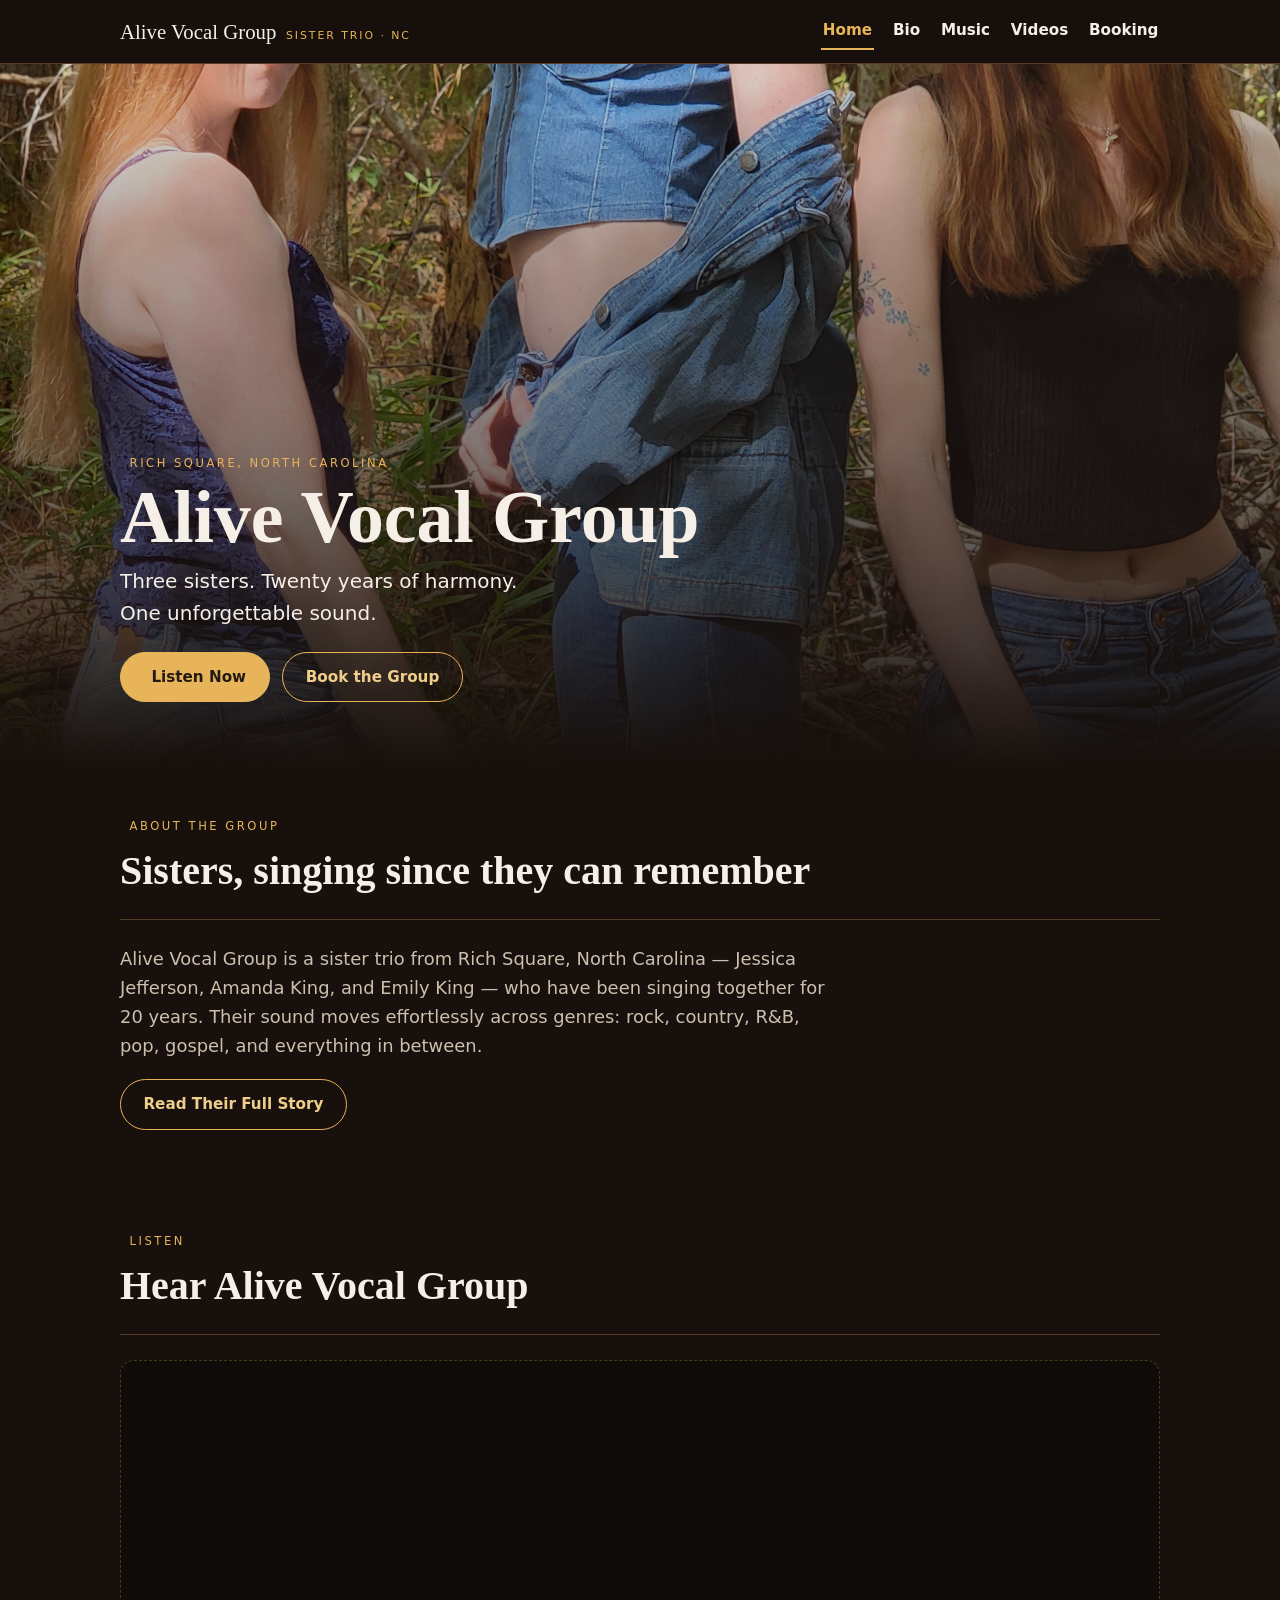
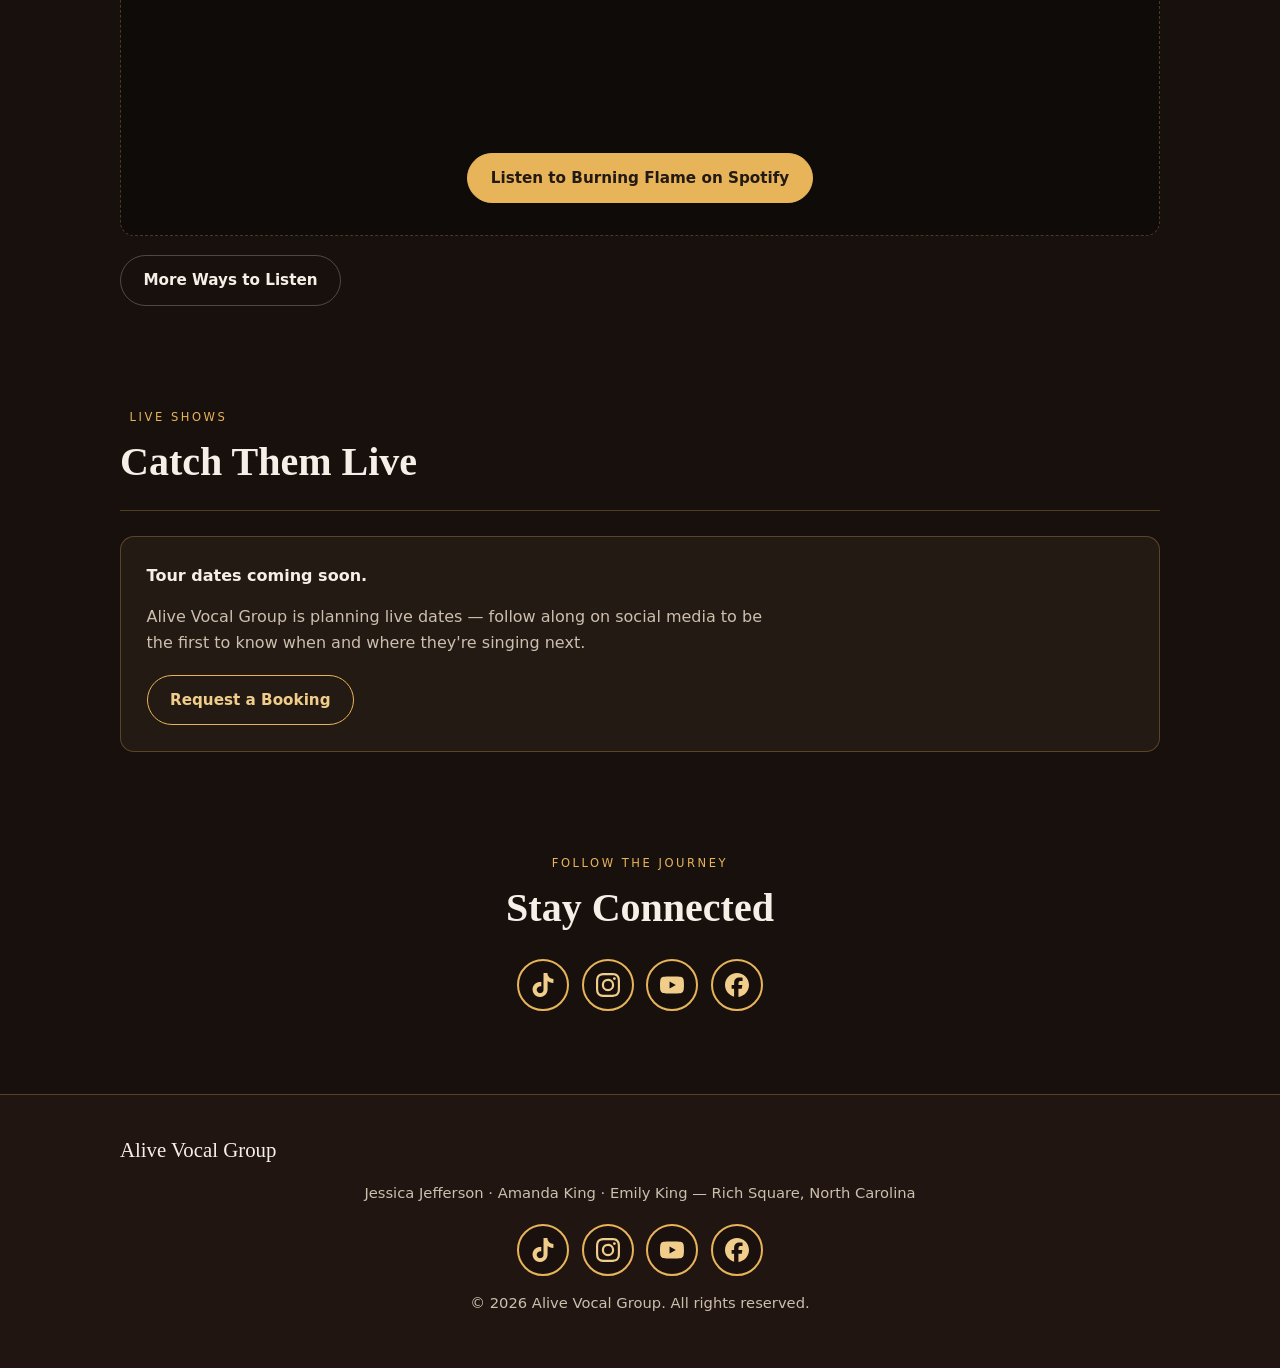
<file: index.html>
<!doctype html>
<html lang="en">
<head>
  <meta charset="utf-8" />
  <meta name="viewport" content="width=device-width, initial-scale=1, viewport-fit=cover" />
  <meta name="description" content="Alive Vocal Group — a sister trio from Rich Square, North Carolina. Jessica Jefferson, Amanda King, and Emily King. Rock, country, R&B, pop, gospel and more." />
  <meta name="theme-color" content="#17100c" />
  <link rel="icon" type="image/svg+xml" href="favicon.svg" />
  <title>Alive Vocal Group — Sister Trio | Rich Square, NC</title>
  <link rel="stylesheet" href="styles.css" />
</head>
<body>
  <header class="site-header">
    <div class="header-inner">
      <a class="brand" href="index.html">Alive Vocal Group<small>Sister Trio · NC</small></a>
      <nav class="main-nav" aria-label="Main">
        <a href="index.html" aria-current="page">Home</a>
        <a href="bio.html">Bio</a>
        <a href="music.html">Music</a>
        <a href="videos.html">Videos</a>
        <a href="contact.html">Booking</a>
      </nav>
    </div>
  </header>

  <main>
    <div class="hero">
      <img class="hero-photo" src="20251002_135646.jpg" alt="Jessica Jefferson, Amanda King, and Emily King of Alive Vocal Group standing together outdoors" />
      <div class="hero-content">
        <p class="kicker">Rich Square, North Carolina</p>
        <h1>Alive <span class="gold">Vocal Group</span></h1>
        <p class="tagline">Three sisters. Twenty years of harmony. One unforgettable sound.</p>
        <div class="btn-row">
          <a class="btn solid" href="music.html"><span class="dot"></span>Listen Now</a>
          <a class="btn" href="contact.html">Book the Group</a>
        </div>
      </div>
    </div>

    <section class="block">
      <div class="wrap">
        <p class="kicker">About the group</p>
        <h2 class="section-title">Sisters, singing since they can remember</h2>
        <hr class="divider" />
        <p class="lede">Alive Vocal Group is a sister trio from Rich Square, North Carolina — Jessica Jefferson, Amanda King, and Emily King — who have been singing together for 20 years. Their sound moves effortlessly across genres: rock, country, R&amp;B, pop, gospel, and everything in between.</p>
        <div class="btn-row">
          <a class="btn" href="bio.html">Read Their Full Story</a>
        </div>
      </div>
    </section>

    <section class="block">
      <div class="wrap">
        <p class="kicker">Listen</p>
        <h2 class="section-title">Hear Alive Vocal Group</h2>
        <hr class="divider" />
        <div class="embed-shell">
          <iframe style="border-radius:12px" src="https://open.spotify.com/embed/album/2T8rMi1IksVw6MpiVh3Bst?utm_source=generator" width="100%" height="352" frameBorder="0" allowfullscreen="" allow="autoplay; clipboard-write; encrypted-media; fullscreen; picture-in-picture" loading="lazy"></iframe>
          <a class="btn solid" href="https://open.spotify.com/album/2T8rMi1IksVw6MpiVh3Bst" target="_blank" rel="noopener">Listen to Burning Flame on Spotify</a>
        </div>
        <div class="btn-row">
          <a class="btn ghost" href="music.html">More Ways to Listen</a>
        </div>
      </div>
    </section>

    <section class="block">
      <div class="wrap">
        <p class="kicker">Live shows</p>
        <h2 class="section-title">Catch Them Live</h2>
        <hr class="divider" />
        <div class="card">
          <p style="margin-top:0"><strong>Tour dates coming soon.</strong></p>
          <p class="lede" style="font-size:1rem">Alive Vocal Group is planning live dates — follow along on social media to be the first to know when and where they're singing next.</p>
          <div class="btn-row">
            <a class="btn" href="contact.html">Request a Booking</a>
          </div>
        </div>
      </div>
    </section>

    <section class="block">
      <div class="wrap" style="text-align:center">
        <p class="kicker">Follow the journey</p>
        <h2 class="section-title">Stay Connected</h2>
        <div class="social-row" style="justify-content:center">
          <a class="social-btn" href="https://www.tiktok.com/@realaliveband" target="_blank" rel="noopener" aria-label="TikTok" title="TikTok"><svg viewBox="0 0 24 24" aria-hidden="true"><path d="M12.525.02c1.31-.02 2.61-.01 3.91-.02.08 1.53.63 3.09 1.75 4.17 1.12 1.11 2.7 1.62 4.24 1.79v4.03c-1.44-.05-2.89-.35-4.2-.97-.57-.26-1.1-.59-1.62-.93-.01 2.92.01 5.84-.02 8.75-.08 1.4-.54 2.79-1.35 3.94-1.31 1.92-3.58 3.17-5.91 3.21-1.43.08-2.86-.31-4.08-1.03-2.02-1.19-3.44-3.37-3.65-5.71-.02-.5-.03-1-.01-1.49.18-1.9 1.12-3.72 2.58-4.96 1.66-1.44 3.98-2.13 6.15-1.72.02 1.48-.04 2.96-.04 4.44-.99-.32-2.15-.23-3.02.37-.63.41-1.11 1.04-1.36 1.75-.21.51-.15 1.07-.14 1.61.24 1.64 1.82 3.02 3.5 2.87 1.12-.01 2.19-.66 2.77-1.61.19-.33.4-.67.41-1.06.1-1.79.06-3.57.07-5.36.01-4.03-.01-8.05.02-12.07z"/></svg></a>
          <a class="social-btn" href="https://www.instagram.com/alivebandofficial" target="_blank" rel="noopener" aria-label="Instagram" title="Instagram"><svg viewBox="0 0 24 24" aria-hidden="true"><path d="M7.0301.084c-1.2768.0602-2.1487.264-2.911.5634-.7888.3075-1.4575.72-2.1228 1.3877-.6652.6677-1.075 1.3368-1.3802 2.127-.2954.7638-.4956 1.6365-.552 2.914-.0564 1.2775-.0689 1.6882-.0626 4.947.0062 3.2586.0206 3.6671.0825 4.9473.061 1.2765.264 2.1482.5635 2.9107.308.7889.72 1.4573 1.388 2.1228.6679.6655 1.3365 1.0743 2.1285 1.38.7632.295 1.6361.4961 2.9134.552 1.2773.056 1.6884.069 4.9462.0627 3.2578-.0062 3.668-.0207 4.9478-.0814 1.28-.0607 2.147-.2652 2.9098-.5633.7889-.3086 1.4578-.72 2.1228-1.3881.665-.6682 1.0745-1.3378 1.3795-2.1284.2957-.7632.4966-1.636.552-2.9124.056-1.2809.0692-1.6898.063-4.948-.0063-3.2583-.021-3.6668-.0817-4.9465-.0607-1.2797-.264-2.1487-.5633-2.9117-.3084-.7889-.72-1.4568-1.3876-2.1228C21.2982 1.33 20.628.9208 19.8378.6165 19.074.321 18.2017.1197 16.9244.0645 15.6471.0093 15.236-.005 11.977.0014 8.718.0076 8.31.0215 7.0301.0839m.1402 21.6932c-1.17-.0509-1.8053-.2453-2.2287-.408-.5606-.216-.96-.4771-1.3819-.895-.422-.4178-.6811-.8186-.9-1.378-.1644-.4234-.3624-1.058-.4171-2.228-.0595-1.2645-.072-1.6442-.079-4.848-.007-3.2037.0053-3.583.0607-4.848.05-1.169.2456-1.805.408-2.2282.216-.5613.4762-.96.895-1.3816.4188-.4217.8184-.6814 1.3783-.9003.423-.1651 1.0575-.3614 2.227-.4171 1.2655-.06 1.6447-.072 4.848-.079 3.2033-.007 3.5835.005 4.8495.0608 1.169.0508 1.8053.2445 2.228.408.5608.216.96.4754 1.3816.895.4217.4194.6816.8176.9005 1.3787.1653.4217.3617 1.056.4169 2.2263.0602 1.2655.0739 1.645.0796 4.848.0058 3.203-.0055 3.5834-.061 4.848-.051 1.17-.245 1.8055-.408 2.2294-.216.5604-.4763.96-.8954 1.3814-.419.4215-.8181.6811-1.3783.9-.4224.1649-1.0577.3617-2.2262.4174-1.2656.0595-1.6448.072-4.8493.079-3.2045.007-3.5825-.006-4.848-.0608M16.953 5.5864A1.44 1.44 0 1 0 18.39 4.144a1.44 1.44 0 0 0-1.437 1.4424M5.8385 12.012c.0067 3.4032 2.7706 6.1557 6.173 6.1493 3.4026-.0065 6.157-2.7701 6.1506-6.1733-.0065-3.4032-2.771-6.1565-6.174-6.1498-3.403.0067-6.156 2.771-6.1496 6.1738M8 12.0077a4 4 0 1 1 4.008 3.9921A3.9996 3.9996 0 0 1 8 12.0077"/></svg></a>
          <a class="social-btn" href="https://youtube.com/@realaliveband" target="_blank" rel="noopener" aria-label="YouTube" title="YouTube"><svg viewBox="0 0 24 24" aria-hidden="true"><path d="M23.498 6.186a3.016 3.016 0 0 0-2.122-2.136C19.505 3.545 12 3.545 12 3.545s-7.505 0-9.377.505A3.017 3.017 0 0 0 .502 6.186C0 8.07 0 12 0 12s0 3.93.502 5.814a3.016 3.016 0 0 0 2.122 2.136c1.871.505 9.376.505 9.376.505s7.505 0 9.377-.505a3.015 3.015 0 0 0 2.122-2.136C24 15.93 24 12 24 12s0-3.93-.502-5.814zM9.545 15.568V8.432L15.818 12l-6.273 3.568z"/></svg></a>
          <a class="social-btn" href="https://www.facebook.com/alivemusicofficial" target="_blank" rel="noopener" aria-label="Facebook" title="Facebook"><svg viewBox="0 0 24 24" aria-hidden="true"><path d="M9.101 23.691v-7.98H6.627v-3.667h2.474v-1.58c0-4.085 1.848-5.978 5.858-5.978.401 0 .955.042 1.468.103a8.68 8.68 0 0 1 1.141.195v3.325a8.623 8.623 0 0 0-.653-.036 26.805 26.805 0 0 0-.733-.009c-.707 0-1.259.096-1.675.309a1.686 1.686 0 0 0-.679.622c-.258.42-.374.995-.374 1.752v1.297h3.919l-.386 2.103-.287 1.564h-3.246v8.245C19.396 23.238 24 18.179 24 12.044c0-6.627-5.373-12-12-12s-12 5.373-12 12c0 5.628 3.874 10.35 9.101 11.647Z"/></svg></a>
        </div>
      </div>
    </section>
  </main>

  <footer class="site-footer">
    <div class="footer-inner">
      <a class="brand" href="index.html">Alive Vocal Group</a>
      <p>Jessica Jefferson · Amanda King · Emily King — Rich Square, North Carolina</p>
      <div class="social-row" style="justify-content:center">
          <a class="social-btn" href="https://www.tiktok.com/@realaliveband" target="_blank" rel="noopener" aria-label="TikTok" title="TikTok"><svg viewBox="0 0 24 24" aria-hidden="true"><path d="M12.525.02c1.31-.02 2.61-.01 3.91-.02.08 1.53.63 3.09 1.75 4.17 1.12 1.11 2.7 1.62 4.24 1.79v4.03c-1.44-.05-2.89-.35-4.2-.97-.57-.26-1.1-.59-1.62-.93-.01 2.92.01 5.84-.02 8.75-.08 1.4-.54 2.79-1.35 3.94-1.31 1.92-3.58 3.17-5.91 3.21-1.43.08-2.86-.31-4.08-1.03-2.02-1.19-3.44-3.37-3.65-5.71-.02-.5-.03-1-.01-1.49.18-1.9 1.12-3.72 2.58-4.96 1.66-1.44 3.98-2.13 6.15-1.72.02 1.48-.04 2.96-.04 4.44-.99-.32-2.15-.23-3.02.37-.63.41-1.11 1.04-1.36 1.75-.21.51-.15 1.07-.14 1.61.24 1.64 1.82 3.02 3.5 2.87 1.12-.01 2.19-.66 2.77-1.61.19-.33.4-.67.41-1.06.1-1.79.06-3.57.07-5.36.01-4.03-.01-8.05.02-12.07z"/></svg></a>
          <a class="social-btn" href="https://www.instagram.com/alivebandofficial" target="_blank" rel="noopener" aria-label="Instagram" title="Instagram"><svg viewBox="0 0 24 24" aria-hidden="true"><path d="M7.0301.084c-1.2768.0602-2.1487.264-2.911.5634-.7888.3075-1.4575.72-2.1228 1.3877-.6652.6677-1.075 1.3368-1.3802 2.127-.2954.7638-.4956 1.6365-.552 2.914-.0564 1.2775-.0689 1.6882-.0626 4.947.0062 3.2586.0206 3.6671.0825 4.9473.061 1.2765.264 2.1482.5635 2.9107.308.7889.72 1.4573 1.388 2.1228.6679.6655 1.3365 1.0743 2.1285 1.38.7632.295 1.6361.4961 2.9134.552 1.2773.056 1.6884.069 4.9462.0627 3.2578-.0062 3.668-.0207 4.9478-.0814 1.28-.0607 2.147-.2652 2.9098-.5633.7889-.3086 1.4578-.72 2.1228-1.3881.665-.6682 1.0745-1.3378 1.3795-2.1284.2957-.7632.4966-1.636.552-2.9124.056-1.2809.0692-1.6898.063-4.948-.0063-3.2583-.021-3.6668-.0817-4.9465-.0607-1.2797-.264-2.1487-.5633-2.9117-.3084-.7889-.72-1.4568-1.3876-2.1228C21.2982 1.33 20.628.9208 19.8378.6165 19.074.321 18.2017.1197 16.9244.0645 15.6471.0093 15.236-.005 11.977.0014 8.718.0076 8.31.0215 7.0301.0839m.1402 21.6932c-1.17-.0509-1.8053-.2453-2.2287-.408-.5606-.216-.96-.4771-1.3819-.895-.422-.4178-.6811-.8186-.9-1.378-.1644-.4234-.3624-1.058-.4171-2.228-.0595-1.2645-.072-1.6442-.079-4.848-.007-3.2037.0053-3.583.0607-4.848.05-1.169.2456-1.805.408-2.2282.216-.5613.4762-.96.895-1.3816.4188-.4217.8184-.6814 1.3783-.9003.423-.1651 1.0575-.3614 2.227-.4171 1.2655-.06 1.6447-.072 4.848-.079 3.2033-.007 3.5835.005 4.8495.0608 1.169.0508 1.8053.2445 2.228.408.5608.216.96.4754 1.3816.895.4217.4194.6816.8176.9005 1.3787.1653.4217.3617 1.056.4169 2.2263.0602 1.2655.0739 1.645.0796 4.848.0058 3.203-.0055 3.5834-.061 4.848-.051 1.17-.245 1.8055-.408 2.2294-.216.5604-.4763.96-.8954 1.3814-.419.4215-.8181.6811-1.3783.9-.4224.1649-1.0577.3617-2.2262.4174-1.2656.0595-1.6448.072-4.8493.079-3.2045.007-3.5825-.006-4.848-.0608M16.953 5.5864A1.44 1.44 0 1 0 18.39 4.144a1.44 1.44 0 0 0-1.437 1.4424M5.8385 12.012c.0067 3.4032 2.7706 6.1557 6.173 6.1493 3.4026-.0065 6.157-2.7701 6.1506-6.1733-.0065-3.4032-2.771-6.1565-6.174-6.1498-3.403.0067-6.156 2.771-6.1496 6.1738M8 12.0077a4 4 0 1 1 4.008 3.9921A3.9996 3.9996 0 0 1 8 12.0077"/></svg></a>
          <a class="social-btn" href="https://youtube.com/@realaliveband" target="_blank" rel="noopener" aria-label="YouTube" title="YouTube"><svg viewBox="0 0 24 24" aria-hidden="true"><path d="M23.498 6.186a3.016 3.016 0 0 0-2.122-2.136C19.505 3.545 12 3.545 12 3.545s-7.505 0-9.377.505A3.017 3.017 0 0 0 .502 6.186C0 8.07 0 12 0 12s0 3.93.502 5.814a3.016 3.016 0 0 0 2.122 2.136c1.871.505 9.376.505 9.376.505s7.505 0 9.377-.505a3.015 3.015 0 0 0 2.122-2.136C24 15.93 24 12 24 12s0-3.93-.502-5.814zM9.545 15.568V8.432L15.818 12l-6.273 3.568z"/></svg></a>
          <a class="social-btn" href="https://www.facebook.com/alivemusicofficial" target="_blank" rel="noopener" aria-label="Facebook" title="Facebook"><svg viewBox="0 0 24 24" aria-hidden="true"><path d="M9.101 23.691v-7.98H6.627v-3.667h2.474v-1.58c0-4.085 1.848-5.978 5.858-5.978.401 0 .955.042 1.468.103a8.68 8.68 0 0 1 1.141.195v3.325a8.623 8.623 0 0 0-.653-.036 26.805 26.805 0 0 0-.733-.009c-.707 0-1.259.096-1.675.309a1.686 1.686 0 0 0-.679.622c-.258.42-.374.995-.374 1.752v1.297h3.919l-.386 2.103-.287 1.564h-3.246v8.245C19.396 23.238 24 18.179 24 12.044c0-6.627-5.373-12-12-12s-12 5.373-12 12c0 5.628 3.874 10.35 9.101 11.647Z"/></svg></a>
        </div>
      <p>© 2026 Alive Vocal Group. All rights reserved.</p>
    </div>
  </footer>
</body>
</html>
</file>
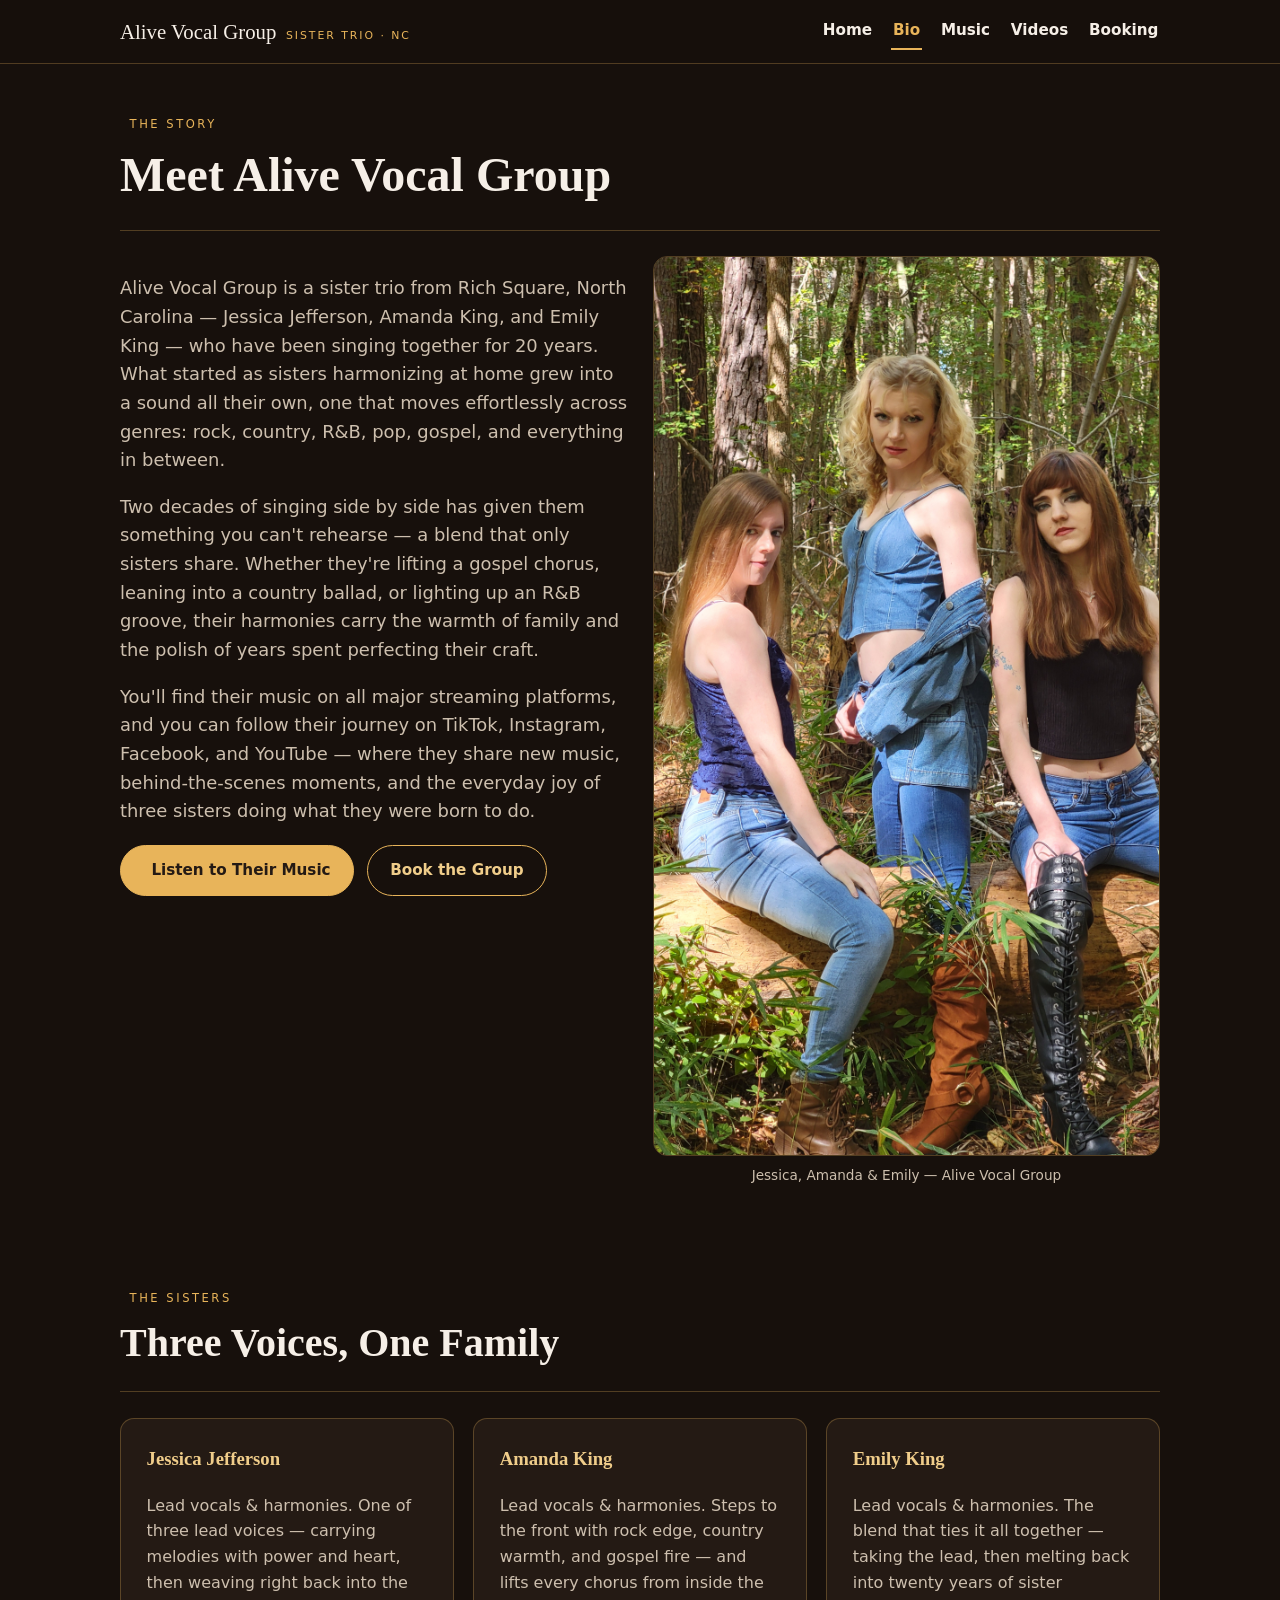
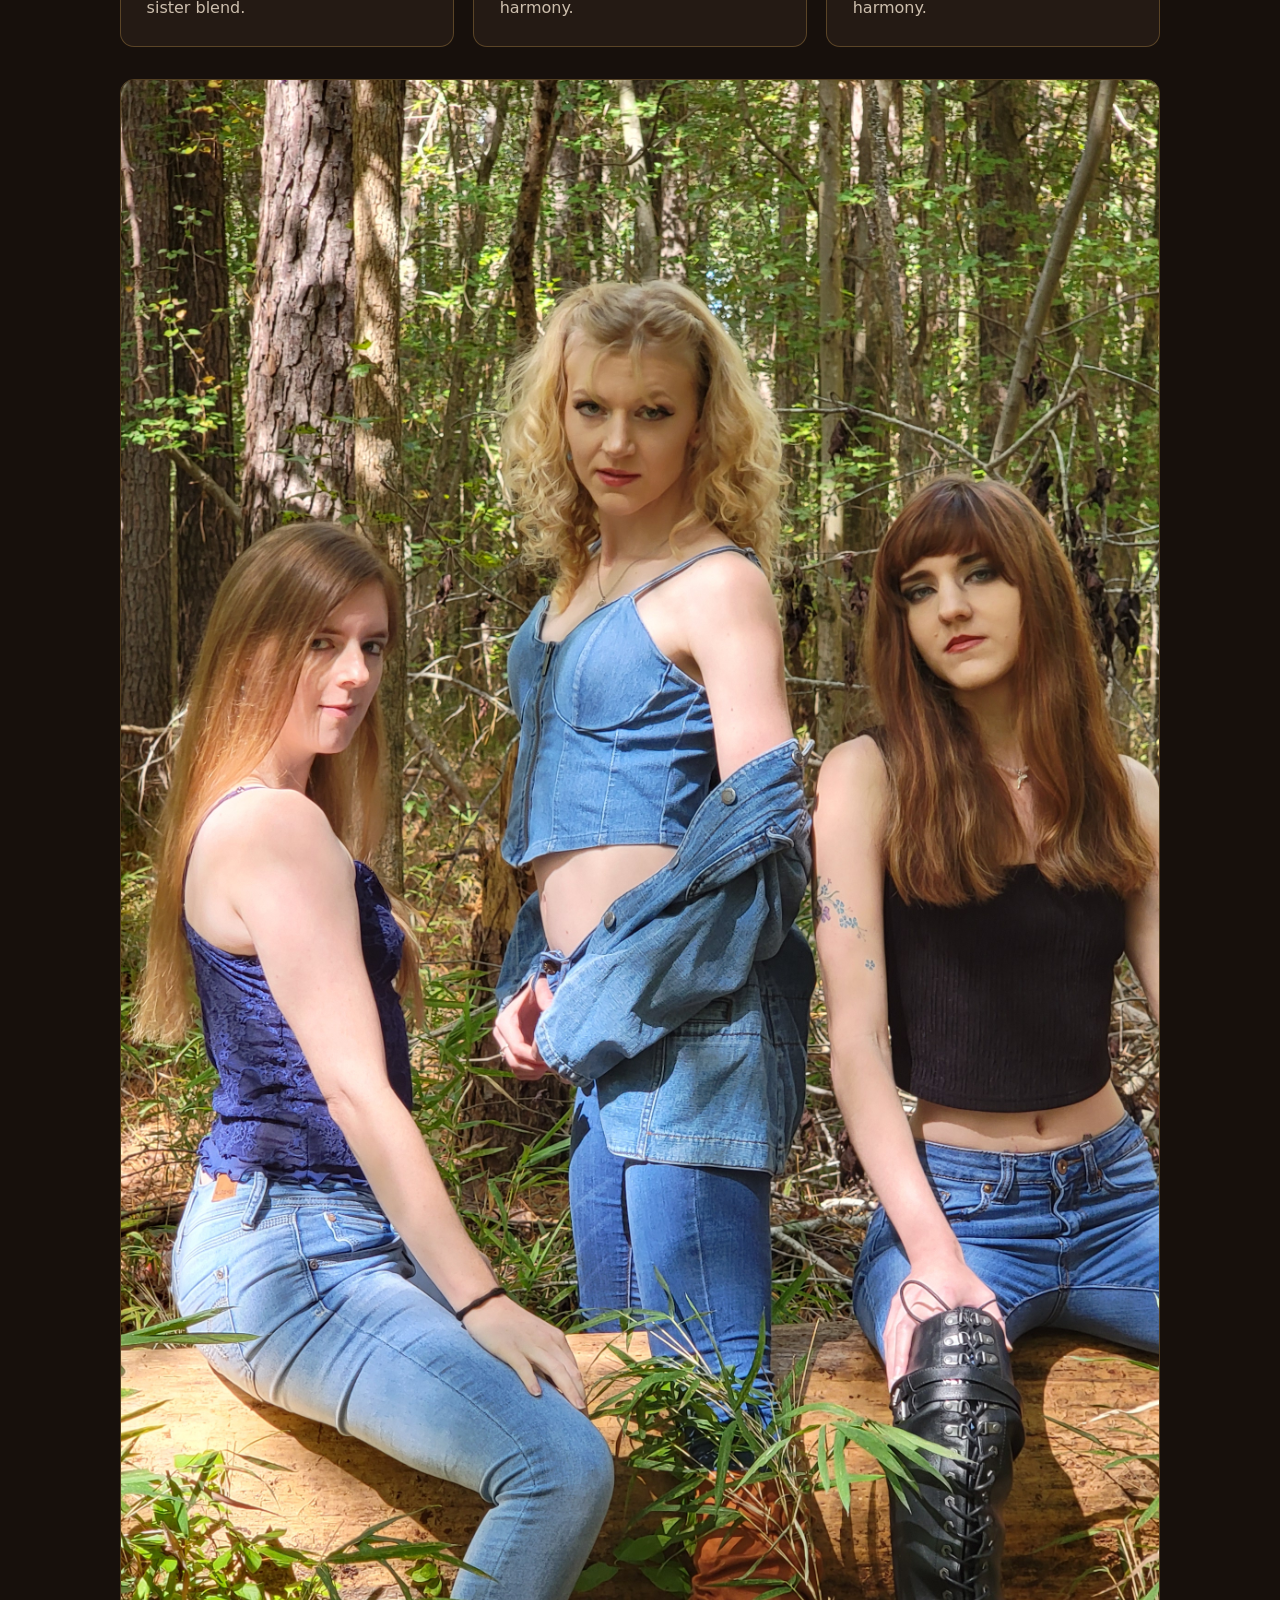
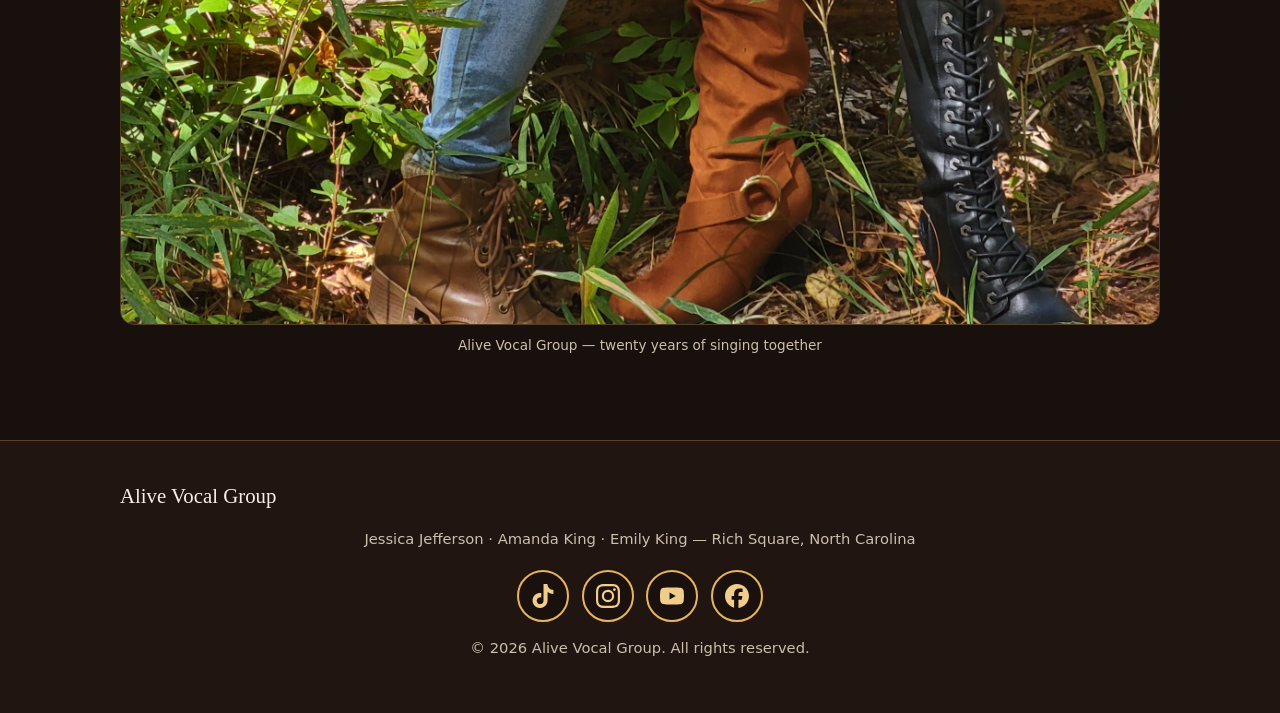
<file: bio.html>
<!doctype html>
<html lang="en">
<head>
  <meta charset="utf-8" />
  <meta name="viewport" content="width=device-width, initial-scale=1, viewport-fit=cover" />
  <meta name="description" content="The story of Alive Vocal Group — sisters Jessica Jefferson, Amanda King, and Emily King, singing together for 20 years." />
  <meta name="theme-color" content="#17100c" />
  <link rel="icon" type="image/svg+xml" href="favicon.svg" />
  <title>Bio — Alive Vocal Group</title>
  <link rel="stylesheet" href="styles.css" />
</head>
<body>
  <header class="site-header">
    <div class="header-inner">
      <a class="brand" href="index.html">Alive Vocal Group<small>Sister Trio · NC</small></a>
      <nav class="main-nav" aria-label="Main">
        <a href="index.html">Home</a>
        <a href="bio.html" aria-current="page">Bio</a>
        <a href="music.html">Music</a>
        <a href="videos.html">Videos</a>
        <a href="contact.html">Booking</a>
      </nav>
    </div>
  </header>

  <main>
    <section class="block">
      <div class="wrap">
        <p class="kicker">The story</p>
        <h1 class="page-title">Meet Alive Vocal Group</h1>
        <hr class="divider" />
        <div class="grid-2" style="align-items:start">
          <div>
            <p class="lede">Alive Vocal Group is a sister trio from Rich Square, North Carolina — Jessica Jefferson, Amanda King, and Emily King — who have been singing together for 20 years. What started as sisters harmonizing at home grew into a sound all their own, one that moves effortlessly across genres: rock, country, R&amp;B, pop, gospel, and everything in between.</p>
            <p class="lede">Two decades of singing side by side has given them something you can't rehearse — a blend that only sisters share. Whether they're lifting a gospel chorus, leaning into a country ballad, or lighting up an R&amp;B groove, their harmonies carry the warmth of family and the polish of years spent perfecting their craft.</p>
            <p class="lede">You'll find their music on all major streaming platforms, and you can follow their journey on TikTok, Instagram, Facebook, and YouTube — where they share new music, behind-the-scenes moments, and the everyday joy of three sisters doing what they were born to do.</p>
            <div class="btn-row">
              <a class="btn solid" href="music.html"><span class="dot"></span>Listen to Their Music</a>
              <a class="btn" href="contact.html">Book the Group</a>
            </div>
          </div>
          <figure class="photo-frame" style="margin:0">
            <img src="20251002_135646.jpg" alt="Jessica Jefferson, Amanda King, and Emily King of Alive Vocal Group" />
            <figcaption>Jessica, Amanda &amp; Emily — Alive Vocal Group</figcaption>
          </figure>
        </div>
      </div>
    </section>

    <section class="block">
      <div class="wrap">
        <p class="kicker">The sisters</p>
        <h2 class="section-title">Three Voices, One Family</h2>
        <hr class="divider" />
        <div class="grid-3">
          <div class="card">
            <h3 class="serif" style="margin-top:0;color:var(--gold-soft)">Jessica Jefferson</h3>
            <p style="color:var(--muted);margin-bottom:0">Lead vocals & harmonies. One of three lead voices — carrying melodies with power and heart, then weaving right back into the sister blend.</p>
          </div>
          <div class="card">
            <h3 class="serif" style="margin-top:0;color:var(--gold-soft)">Amanda King</h3>
            <p style="color:var(--muted);margin-bottom:0">Lead vocals & harmonies. Steps to the front with rock edge, country warmth, and gospel fire — and lifts every chorus from inside the harmony.</p>
          </div>
          <div class="card">
            <h3 class="serif" style="margin-top:0;color:var(--gold-soft)">Emily King</h3>
            <p style="color:var(--muted);margin-bottom:0">Lead vocals & harmonies. The blend that ties it all together — taking the lead, then melting back into twenty years of sister harmony.</p>
          </div>
        </div>
        <figure class="photo-frame" style="margin:2rem 0 0">
          <img src="20251002_135646.jpg" alt="Alive Vocal Group — Jessica Jefferson, Amanda King, and Emily King outdoors" />
          <figcaption>Alive Vocal Group — twenty years of singing together</figcaption>
        </figure>
      </div>
    </section>
  </main>

  <footer class="site-footer">
    <div class="footer-inner">
      <a class="brand" href="index.html">Alive Vocal Group</a>
      <p>Jessica Jefferson · Amanda King · Emily King — Rich Square, North Carolina</p>
<div class="social-row" style="justify-content:center">
          <a class="social-btn" href="https://www.tiktok.com/@realaliveband" target="_blank" rel="noopener" aria-label="TikTok" title="TikTok"><svg viewBox="0 0 24 24" aria-hidden="true"><path d="M12.525.02c1.31-.02 2.61-.01 3.91-.02.08 1.53.63 3.09 1.75 4.17 1.12 1.11 2.7 1.62 4.24 1.79v4.03c-1.44-.05-2.89-.35-4.2-.97-.57-.26-1.1-.59-1.62-.93-.01 2.92.01 5.84-.02 8.75-.08 1.4-.54 2.79-1.35 3.94-1.31 1.92-3.58 3.17-5.91 3.21-1.43.08-2.86-.31-4.08-1.03-2.02-1.19-3.44-3.37-3.65-5.71-.02-.5-.03-1-.01-1.49.18-1.9 1.12-3.72 2.58-4.96 1.66-1.44 3.98-2.13 6.15-1.72.02 1.48-.04 2.96-.04 4.44-.99-.32-2.15-.23-3.02.37-.63.41-1.11 1.04-1.36 1.75-.21.51-.15 1.07-.14 1.61.24 1.64 1.82 3.02 3.5 2.87 1.12-.01 2.19-.66 2.77-1.61.19-.33.4-.67.41-1.06.1-1.79.06-3.57.07-5.36.01-4.03-.01-8.05.02-12.07z"/></svg></a>
          <a class="social-btn" href="https://www.instagram.com/alivebandofficial" target="_blank" rel="noopener" aria-label="Instagram" title="Instagram"><svg viewBox="0 0 24 24" aria-hidden="true"><path d="M7.0301.084c-1.2768.0602-2.1487.264-2.911.5634-.7888.3075-1.4575.72-2.1228 1.3877-.6652.6677-1.075 1.3368-1.3802 2.127-.2954.7638-.4956 1.6365-.552 2.914-.0564 1.2775-.0689 1.6882-.0626 4.947.0062 3.2586.0206 3.6671.0825 4.9473.061 1.2765.264 2.1482.5635 2.9107.308.7889.72 1.4573 1.388 2.1228.6679.6655 1.3365 1.0743 2.1285 1.38.7632.295 1.6361.4961 2.9134.552 1.2773.056 1.6884.069 4.9462.0627 3.2578-.0062 3.668-.0207 4.9478-.0814 1.28-.0607 2.147-.2652 2.9098-.5633.7889-.3086 1.4578-.72 2.1228-1.3881.665-.6682 1.0745-1.3378 1.3795-2.1284.2957-.7632.4966-1.636.552-2.9124.056-1.2809.0692-1.6898.063-4.948-.0063-3.2583-.021-3.6668-.0817-4.9465-.0607-1.2797-.264-2.1487-.5633-2.9117-.3084-.7889-.72-1.4568-1.3876-2.1228C21.2982 1.33 20.628.9208 19.8378.6165 19.074.321 18.2017.1197 16.9244.0645 15.6471.0093 15.236-.005 11.977.0014 8.718.0076 8.31.0215 7.0301.0839m.1402 21.6932c-1.17-.0509-1.8053-.2453-2.2287-.408-.5606-.216-.96-.4771-1.3819-.895-.422-.4178-.6811-.8186-.9-1.378-.1644-.4234-.3624-1.058-.4171-2.228-.0595-1.2645-.072-1.6442-.079-4.848-.007-3.2037.0053-3.583.0607-4.848.05-1.169.2456-1.805.408-2.2282.216-.5613.4762-.96.895-1.3816.4188-.4217.8184-.6814 1.3783-.9003.423-.1651 1.0575-.3614 2.227-.4171 1.2655-.06 1.6447-.072 4.848-.079 3.2033-.007 3.5835.005 4.8495.0608 1.169.0508 1.8053.2445 2.228.408.5608.216.96.4754 1.3816.895.4217.4194.6816.8176.9005 1.3787.1653.4217.3617 1.056.4169 2.2263.0602 1.2655.0739 1.645.0796 4.848.0058 3.203-.0055 3.5834-.061 4.848-.051 1.17-.245 1.8055-.408 2.2294-.216.5604-.4763.96-.8954 1.3814-.419.4215-.8181.6811-1.3783.9-.4224.1649-1.0577.3617-2.2262.4174-1.2656.0595-1.6448.072-4.8493.079-3.2045.007-3.5825-.006-4.848-.0608M16.953 5.5864A1.44 1.44 0 1 0 18.39 4.144a1.44 1.44 0 0 0-1.437 1.4424M5.8385 12.012c.0067 3.4032 2.7706 6.1557 6.173 6.1493 3.4026-.0065 6.157-2.7701 6.1506-6.1733-.0065-3.4032-2.771-6.1565-6.174-6.1498-3.403.0067-6.156 2.771-6.1496 6.1738M8 12.0077a4 4 0 1 1 4.008 3.9921A3.9996 3.9996 0 0 1 8 12.0077"/></svg></a>
          <a class="social-btn" href="https://youtube.com/@realaliveband" target="_blank" rel="noopener" aria-label="YouTube" title="YouTube"><svg viewBox="0 0 24 24" aria-hidden="true"><path d="M23.498 6.186a3.016 3.016 0 0 0-2.122-2.136C19.505 3.545 12 3.545 12 3.545s-7.505 0-9.377.505A3.017 3.017 0 0 0 .502 6.186C0 8.07 0 12 0 12s0 3.93.502 5.814a3.016 3.016 0 0 0 2.122 2.136c1.871.505 9.376.505 9.376.505s7.505 0 9.377-.505a3.015 3.015 0 0 0 2.122-2.136C24 15.93 24 12 24 12s0-3.93-.502-5.814zM9.545 15.568V8.432L15.818 12l-6.273 3.568z"/></svg></a>
          <a class="social-btn" href="https://www.facebook.com/alivemusicofficial" target="_blank" rel="noopener" aria-label="Facebook" title="Facebook"><svg viewBox="0 0 24 24" aria-hidden="true"><path d="M9.101 23.691v-7.98H6.627v-3.667h2.474v-1.58c0-4.085 1.848-5.978 5.858-5.978.401 0 .955.042 1.468.103a8.68 8.68 0 0 1 1.141.195v3.325a8.623 8.623 0 0 0-.653-.036 26.805 26.805 0 0 0-.733-.009c-.707 0-1.259.096-1.675.309a1.686 1.686 0 0 0-.679.622c-.258.42-.374.995-.374 1.752v1.297h3.919l-.386 2.103-.287 1.564h-3.246v8.245C19.396 23.238 24 18.179 24 12.044c0-6.627-5.373-12-12-12s-12 5.373-12 12c0 5.628 3.874 10.35 9.101 11.647Z"/></svg></a>
        </div>
      <p>© 2026 Alive Vocal Group. All rights reserved.</p>
    </div>
  </footer>
</body>
</html>
</file>
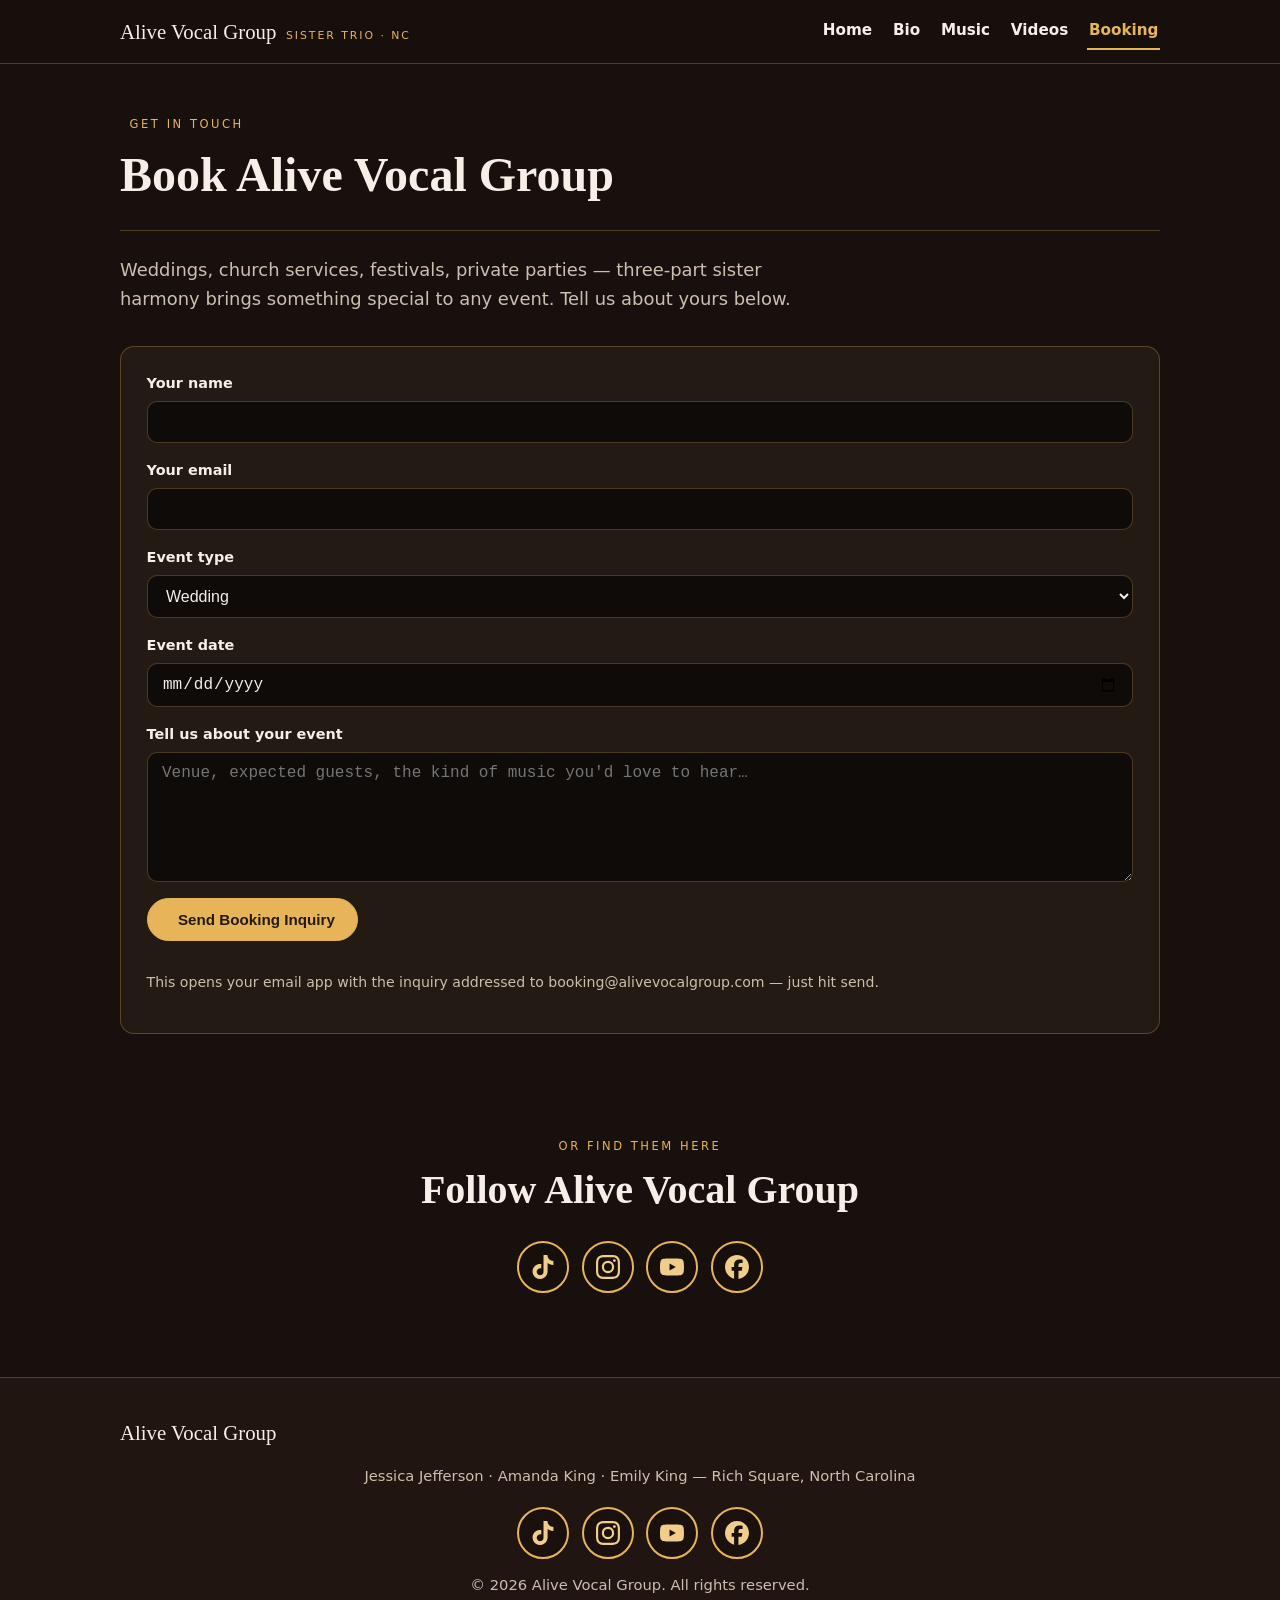
<file: contact.html>
<!doctype html>
<html lang="en">
<head>
  <meta charset="utf-8" />
  <meta name="viewport" content="width=device-width, initial-scale=1, viewport-fit=cover" />
  <meta name="description" content="Book Alive Vocal Group for your event — weddings, churches, festivals, and private parties." />
  <meta name="theme-color" content="#17100c" />
  <link rel="icon" type="image/svg+xml" href="favicon.svg" />
  <title>Booking — Alive Vocal Group</title>
  <link rel="stylesheet" href="styles.css" />
</head>
<body>
  <header class="site-header">
    <div class="header-inner">
      <a class="brand" href="index.html">Alive Vocal Group<small>Sister Trio · NC</small></a>
      <nav class="main-nav" aria-label="Main">
        <a href="index.html">Home</a>
        <a href="bio.html">Bio</a>
        <a href="music.html">Music</a>
        <a href="videos.html">Videos</a>
        <a href="contact.html" aria-current="page">Booking</a>
      </nav>
    </div>
  </header>

  <main>
    <section class="block">
      <div class="wrap">
        <p class="kicker">Get in touch</p>
        <h1 class="page-title">Book Alive Vocal Group</h1>
        <hr class="divider" />
        <p class="lede">Weddings, church services, festivals, private parties — three-part sister harmony brings something special to any event. Tell us about yours below.</p>

        <div class="card" style="margin-top:2rem">
          <form class="booking" id="booking-form" novalidate>
            <div class="field">
              <label for="f-name">Your name</label>
              <input id="f-name" name="name" type="text" autocomplete="name" required />
            </div>
            <div class="field">
              <label for="f-email">Your email</label>
              <input id="f-email" name="email" type="email" autocomplete="email" required />
            </div>
            <div class="field">
              <label for="f-type">Event type</label>
              <select id="f-type" name="event-type">
                <option>Wedding</option>
                <option>Church service</option>
                <option>Festival / fair</option>
                <option>Corporate event</option>
                <option>Other</option>
              </select>
            </div>
            <div class="field">
              <label for="f-date">Event date</label>
              <input id="f-date" name="date" type="date" />
            </div>
            <div class="field">
              <label for="f-msg">Tell us about your event</label>
              <textarea id="f-msg" name="message" placeholder="Venue, expected guests, the kind of music you'd love to hear…"></textarea>
            </div>
            <div>
              <button class="btn solid" type="submit"><span class="dot"></span>Send Booking Inquiry</button>
            </div>
            <p class="form-note">This opens your email app with the inquiry addressed to booking@alivevocalgroup.com — just hit send.</p>
          </form>
        </div>
      </div>
    </section>

    <section class="block">
      <div class="wrap" style="text-align:center">
        <p class="kicker">Or find them here</p>
        <h2 class="section-title">Follow Alive Vocal Group</h2>
<div class="social-row" style="justify-content:center">
          <a class="social-btn" href="https://www.tiktok.com/@realaliveband" target="_blank" rel="noopener" aria-label="TikTok" title="TikTok"><svg viewBox="0 0 24 24" aria-hidden="true"><path d="M12.525.02c1.31-.02 2.61-.01 3.91-.02.08 1.53.63 3.09 1.75 4.17 1.12 1.11 2.7 1.62 4.24 1.79v4.03c-1.44-.05-2.89-.35-4.2-.97-.57-.26-1.1-.59-1.62-.93-.01 2.92.01 5.84-.02 8.75-.08 1.4-.54 2.79-1.35 3.94-1.31 1.92-3.58 3.17-5.91 3.21-1.43.08-2.86-.31-4.08-1.03-2.02-1.19-3.44-3.37-3.65-5.71-.02-.5-.03-1-.01-1.49.18-1.9 1.12-3.72 2.58-4.96 1.66-1.44 3.98-2.13 6.15-1.72.02 1.48-.04 2.96-.04 4.44-.99-.32-2.15-.23-3.02.37-.63.41-1.11 1.04-1.36 1.75-.21.51-.15 1.07-.14 1.61.24 1.64 1.82 3.02 3.5 2.87 1.12-.01 2.19-.66 2.77-1.61.19-.33.4-.67.41-1.06.1-1.79.06-3.57.07-5.36.01-4.03-.01-8.05.02-12.07z"/></svg></a>
          <a class="social-btn" href="https://www.instagram.com/alivebandofficial" target="_blank" rel="noopener" aria-label="Instagram" title="Instagram"><svg viewBox="0 0 24 24" aria-hidden="true"><path d="M7.0301.084c-1.2768.0602-2.1487.264-2.911.5634-.7888.3075-1.4575.72-2.1228 1.3877-.6652.6677-1.075 1.3368-1.3802 2.127-.2954.7638-.4956 1.6365-.552 2.914-.0564 1.2775-.0689 1.6882-.0626 4.947.0062 3.2586.0206 3.6671.0825 4.9473.061 1.2765.264 2.1482.5635 2.9107.308.7889.72 1.4573 1.388 2.1228.6679.6655 1.3365 1.0743 2.1285 1.38.7632.295 1.6361.4961 2.9134.552 1.2773.056 1.6884.069 4.9462.0627 3.2578-.0062 3.668-.0207 4.9478-.0814 1.28-.0607 2.147-.2652 2.9098-.5633.7889-.3086 1.4578-.72 2.1228-1.3881.665-.6682 1.0745-1.3378 1.3795-2.1284.2957-.7632.4966-1.636.552-2.9124.056-1.2809.0692-1.6898.063-4.948-.0063-3.2583-.021-3.6668-.0817-4.9465-.0607-1.2797-.264-2.1487-.5633-2.9117-.3084-.7889-.72-1.4568-1.3876-2.1228C21.2982 1.33 20.628.9208 19.8378.6165 19.074.321 18.2017.1197 16.9244.0645 15.6471.0093 15.236-.005 11.977.0014 8.718.0076 8.31.0215 7.0301.0839m.1402 21.6932c-1.17-.0509-1.8053-.2453-2.2287-.408-.5606-.216-.96-.4771-1.3819-.895-.422-.4178-.6811-.8186-.9-1.378-.1644-.4234-.3624-1.058-.4171-2.228-.0595-1.2645-.072-1.6442-.079-4.848-.007-3.2037.0053-3.583.0607-4.848.05-1.169.2456-1.805.408-2.2282.216-.5613.4762-.96.895-1.3816.4188-.4217.8184-.6814 1.3783-.9003.423-.1651 1.0575-.3614 2.227-.4171 1.2655-.06 1.6447-.072 4.848-.079 3.2033-.007 3.5835.005 4.8495.0608 1.169.0508 1.8053.2445 2.228.408.5608.216.96.4754 1.3816.895.4217.4194.6816.8176.9005 1.3787.1653.4217.3617 1.056.4169 2.2263.0602 1.2655.0739 1.645.0796 4.848.0058 3.203-.0055 3.5834-.061 4.848-.051 1.17-.245 1.8055-.408 2.2294-.216.5604-.4763.96-.8954 1.3814-.419.4215-.8181.6811-1.3783.9-.4224.1649-1.0577.3617-2.2262.4174-1.2656.0595-1.6448.072-4.8493.079-3.2045.007-3.5825-.006-4.848-.0608M16.953 5.5864A1.44 1.44 0 1 0 18.39 4.144a1.44 1.44 0 0 0-1.437 1.4424M5.8385 12.012c.0067 3.4032 2.7706 6.1557 6.173 6.1493 3.4026-.0065 6.157-2.7701 6.1506-6.1733-.0065-3.4032-2.771-6.1565-6.174-6.1498-3.403.0067-6.156 2.771-6.1496 6.1738M8 12.0077a4 4 0 1 1 4.008 3.9921A3.9996 3.9996 0 0 1 8 12.0077"/></svg></a>
          <a class="social-btn" href="https://youtube.com/@realaliveband" target="_blank" rel="noopener" aria-label="YouTube" title="YouTube"><svg viewBox="0 0 24 24" aria-hidden="true"><path d="M23.498 6.186a3.016 3.016 0 0 0-2.122-2.136C19.505 3.545 12 3.545 12 3.545s-7.505 0-9.377.505A3.017 3.017 0 0 0 .502 6.186C0 8.07 0 12 0 12s0 3.93.502 5.814a3.016 3.016 0 0 0 2.122 2.136c1.871.505 9.376.505 9.376.505s7.505 0 9.377-.505a3.015 3.015 0 0 0 2.122-2.136C24 15.93 24 12 24 12s0-3.93-.502-5.814zM9.545 15.568V8.432L15.818 12l-6.273 3.568z"/></svg></a>
          <a class="social-btn" href="https://www.facebook.com/alivemusicofficial" target="_blank" rel="noopener" aria-label="Facebook" title="Facebook"><svg viewBox="0 0 24 24" aria-hidden="true"><path d="M9.101 23.691v-7.98H6.627v-3.667h2.474v-1.58c0-4.085 1.848-5.978 5.858-5.978.401 0 .955.042 1.468.103a8.68 8.68 0 0 1 1.141.195v3.325a8.623 8.623 0 0 0-.653-.036 26.805 26.805 0 0 0-.733-.009c-.707 0-1.259.096-1.675.309a1.686 1.686 0 0 0-.679.622c-.258.42-.374.995-.374 1.752v1.297h3.919l-.386 2.103-.287 1.564h-3.246v8.245C19.396 23.238 24 18.179 24 12.044c0-6.627-5.373-12-12-12s-12 5.373-12 12c0 5.628 3.874 10.35 9.101 11.647Z"/></svg></a>
        </div>
      </div>
    </section>
  </main>

  <footer class="site-footer">
    <div class="footer-inner">
      <a class="brand" href="index.html">Alive Vocal Group</a>
      <p>Jessica Jefferson · Amanda King · Emily King — Rich Square, North Carolina</p>
<div class="social-row" style="justify-content:center">
          <a class="social-btn" href="https://www.tiktok.com/@realaliveband" target="_blank" rel="noopener" aria-label="TikTok" title="TikTok"><svg viewBox="0 0 24 24" aria-hidden="true"><path d="M12.525.02c1.31-.02 2.61-.01 3.91-.02.08 1.53.63 3.09 1.75 4.17 1.12 1.11 2.7 1.62 4.24 1.79v4.03c-1.44-.05-2.89-.35-4.2-.97-.57-.26-1.1-.59-1.62-.93-.01 2.92.01 5.84-.02 8.75-.08 1.4-.54 2.79-1.35 3.94-1.31 1.92-3.58 3.17-5.91 3.21-1.43.08-2.86-.31-4.08-1.03-2.02-1.19-3.44-3.37-3.65-5.71-.02-.5-.03-1-.01-1.49.18-1.9 1.12-3.72 2.58-4.96 1.66-1.44 3.98-2.13 6.15-1.72.02 1.48-.04 2.96-.04 4.44-.99-.32-2.15-.23-3.02.37-.63.41-1.11 1.04-1.36 1.75-.21.51-.15 1.07-.14 1.61.24 1.64 1.82 3.02 3.5 2.87 1.12-.01 2.19-.66 2.77-1.61.19-.33.4-.67.41-1.06.1-1.79.06-3.57.07-5.36.01-4.03-.01-8.05.02-12.07z"/></svg></a>
          <a class="social-btn" href="https://www.instagram.com/alivebandofficial" target="_blank" rel="noopener" aria-label="Instagram" title="Instagram"><svg viewBox="0 0 24 24" aria-hidden="true"><path d="M7.0301.084c-1.2768.0602-2.1487.264-2.911.5634-.7888.3075-1.4575.72-2.1228 1.3877-.6652.6677-1.075 1.3368-1.3802 2.127-.2954.7638-.4956 1.6365-.552 2.914-.0564 1.2775-.0689 1.6882-.0626 4.947.0062 3.2586.0206 3.6671.0825 4.9473.061 1.2765.264 2.1482.5635 2.9107.308.7889.72 1.4573 1.388 2.1228.6679.6655 1.3365 1.0743 2.1285 1.38.7632.295 1.6361.4961 2.9134.552 1.2773.056 1.6884.069 4.9462.0627 3.2578-.0062 3.668-.0207 4.9478-.0814 1.28-.0607 2.147-.2652 2.9098-.5633.7889-.3086 1.4578-.72 2.1228-1.3881.665-.6682 1.0745-1.3378 1.3795-2.1284.2957-.7632.4966-1.636.552-2.9124.056-1.2809.0692-1.6898.063-4.948-.0063-3.2583-.021-3.6668-.0817-4.9465-.0607-1.2797-.264-2.1487-.5633-2.9117-.3084-.7889-.72-1.4568-1.3876-2.1228C21.2982 1.33 20.628.9208 19.8378.6165 19.074.321 18.2017.1197 16.9244.0645 15.6471.0093 15.236-.005 11.977.0014 8.718.0076 8.31.0215 7.0301.0839m.1402 21.6932c-1.17-.0509-1.8053-.2453-2.2287-.408-.5606-.216-.96-.4771-1.3819-.895-.422-.4178-.6811-.8186-.9-1.378-.1644-.4234-.3624-1.058-.4171-2.228-.0595-1.2645-.072-1.6442-.079-4.848-.007-3.2037.0053-3.583.0607-4.848.05-1.169.2456-1.805.408-2.2282.216-.5613.4762-.96.895-1.3816.4188-.4217.8184-.6814 1.3783-.9003.423-.1651 1.0575-.3614 2.227-.4171 1.2655-.06 1.6447-.072 4.848-.079 3.2033-.007 3.5835.005 4.8495.0608 1.169.0508 1.8053.2445 2.228.408.5608.216.96.4754 1.3816.895.4217.4194.6816.8176.9005 1.3787.1653.4217.3617 1.056.4169 2.2263.0602 1.2655.0739 1.645.0796 4.848.0058 3.203-.0055 3.5834-.061 4.848-.051 1.17-.245 1.8055-.408 2.2294-.216.5604-.4763.96-.8954 1.3814-.419.4215-.8181.6811-1.3783.9-.4224.1649-1.0577.3617-2.2262.4174-1.2656.0595-1.6448.072-4.8493.079-3.2045.007-3.5825-.006-4.848-.0608M16.953 5.5864A1.44 1.44 0 1 0 18.39 4.144a1.44 1.44 0 0 0-1.437 1.4424M5.8385 12.012c.0067 3.4032 2.7706 6.1557 6.173 6.1493 3.4026-.0065 6.157-2.7701 6.1506-6.1733-.0065-3.4032-2.771-6.1565-6.174-6.1498-3.403.0067-6.156 2.771-6.1496 6.1738M8 12.0077a4 4 0 1 1 4.008 3.9921A3.9996 3.9996 0 0 1 8 12.0077"/></svg></a>
          <a class="social-btn" href="https://youtube.com/@realaliveband" target="_blank" rel="noopener" aria-label="YouTube" title="YouTube"><svg viewBox="0 0 24 24" aria-hidden="true"><path d="M23.498 6.186a3.016 3.016 0 0 0-2.122-2.136C19.505 3.545 12 3.545 12 3.545s-7.505 0-9.377.505A3.017 3.017 0 0 0 .502 6.186C0 8.07 0 12 0 12s0 3.93.502 5.814a3.016 3.016 0 0 0 2.122 2.136c1.871.505 9.376.505 9.376.505s7.505 0 9.377-.505a3.015 3.015 0 0 0 2.122-2.136C24 15.93 24 12 24 12s0-3.93-.502-5.814zM9.545 15.568V8.432L15.818 12l-6.273 3.568z"/></svg></a>
          <a class="social-btn" href="https://www.facebook.com/alivemusicofficial" target="_blank" rel="noopener" aria-label="Facebook" title="Facebook"><svg viewBox="0 0 24 24" aria-hidden="true"><path d="M9.101 23.691v-7.98H6.627v-3.667h2.474v-1.58c0-4.085 1.848-5.978 5.858-5.978.401 0 .955.042 1.468.103a8.68 8.68 0 0 1 1.141.195v3.325a8.623 8.623 0 0 0-.653-.036 26.805 26.805 0 0 0-.733-.009c-.707 0-1.259.096-1.675.309a1.686 1.686 0 0 0-.679.622c-.258.42-.374.995-.374 1.752v1.297h3.919l-.386 2.103-.287 1.564h-3.246v8.245C19.396 23.238 24 18.179 24 12.044c0-6.627-5.373-12-12-12s-12 5.373-12 12c0 5.628 3.874 10.35 9.101 11.647Z"/></svg></a>
        </div>
      <p>© 2026 Alive Vocal Group. All rights reserved.</p>
    </div>
  </footer>

  <script>
    document.getElementById('booking-form').addEventListener('submit', function (e) {
      e.preventDefault();
      var name = document.getElementById('f-name').value.trim();
      var email = document.getElementById('f-email').value.trim();
      var type = document.getElementById('f-type').value;
      var date = document.getElementById('f-date').value;
      var msg = document.getElementById('f-msg').value.trim();
      if (!name || !email) {
        alert('Please add your name and email so the group can reply to you.');
        return;
      }
      var subject = 'Booking inquiry — ' + type + (date ? ' on ' + date : '');
      var body = 'Name: ' + name + '\nEmail: ' + email + '\nEvent type: ' + type +
        '\nEvent date: ' + (date || 'Not set yet') + '\n\n' + msg;
      window.location.href = 'mailto:booking@alivevocalgroup.com' +
        '?subject=' + encodeURIComponent(subject) +
        '&body=' + encodeURIComponent(body);
    });
  </script>
</body>
</html>
</file>
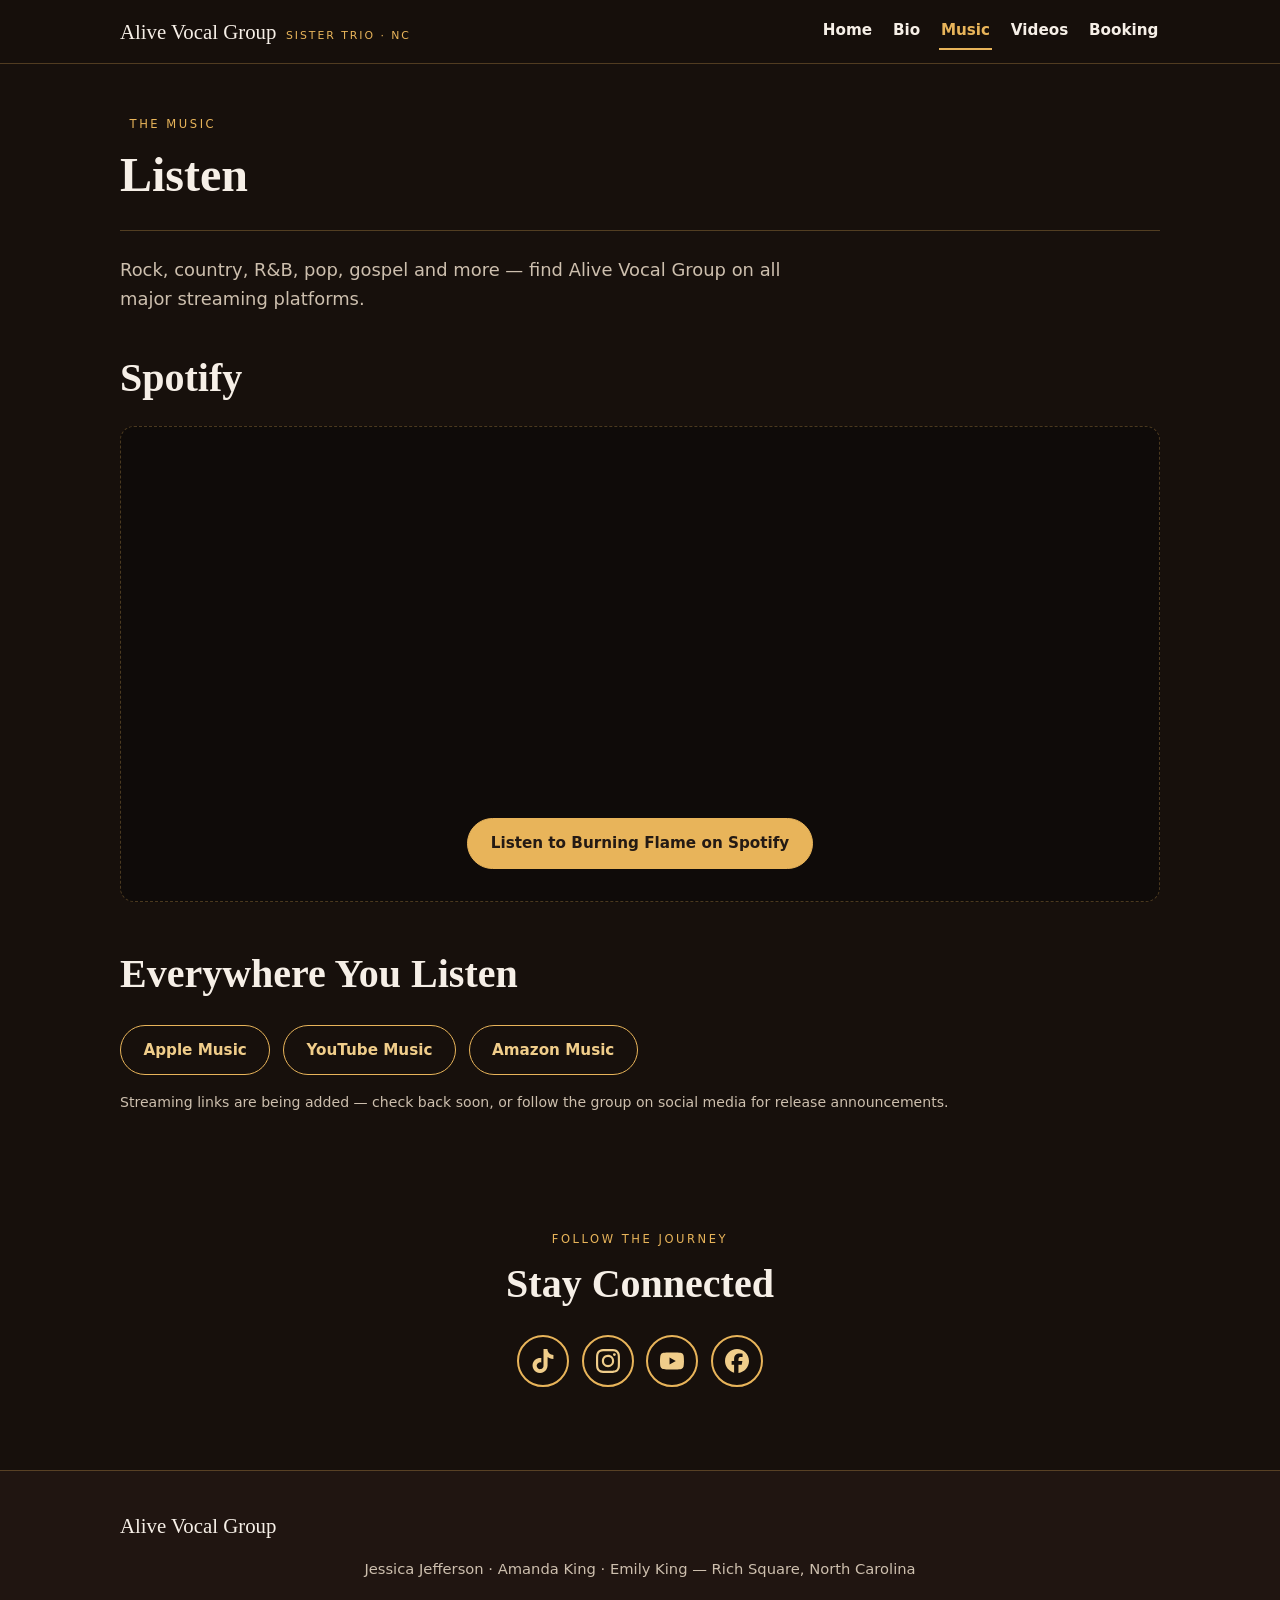
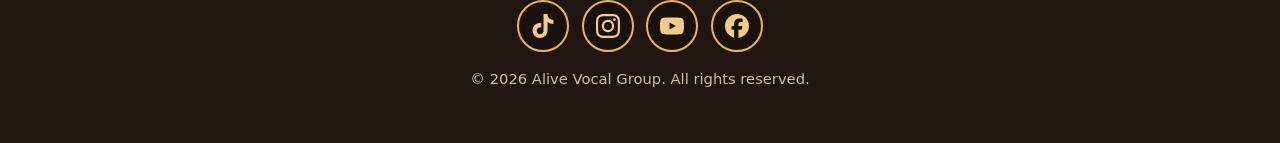
<file: music.html>
<!doctype html>
<html lang="en">
<head>
  <meta charset="utf-8" />
  <meta name="viewport" content="width=device-width, initial-scale=1, viewport-fit=cover" />
  <meta name="description" content="Listen to Alive Vocal Group on Spotify, Apple Music, YouTube Music, Amazon Music and all major streaming platforms." />
  <meta name="theme-color" content="#17100c" />
  <link rel="icon" type="image/svg+xml" href="favicon.svg" />
  <title>Music — Alive Vocal Group</title>
  <link rel="stylesheet" href="styles.css" />
</head>
<body>
  <header class="site-header">
    <div class="header-inner">
      <a class="brand" href="index.html">Alive Vocal Group<small>Sister Trio · NC</small></a>
      <nav class="main-nav" aria-label="Main">
        <a href="index.html">Home</a>
        <a href="bio.html">Bio</a>
        <a href="music.html" aria-current="page">Music</a>
        <a href="videos.html">Videos</a>
        <a href="contact.html">Booking</a>
      </nav>
    </div>
  </header>

  <main>
    <section class="block">
      <div class="wrap">
        <p class="kicker">The music</p>
        <h1 class="page-title">Listen</h1>
        <hr class="divider" />
        <p class="lede">Rock, country, R&amp;B, pop, gospel and more — find Alive Vocal Group on all major streaming platforms.</p>

        <h2 class="section-title" style="margin-top:2rem">Spotify</h2>
        <div class="embed-shell">
          <iframe style="border-radius:12px" src="https://open.spotify.com/embed/album/2T8rMi1IksVw6MpiVh3Bst?utm_source=generator" width="100%" height="352" frameBorder="0" allowfullscreen="" allow="autoplay; clipboard-write; encrypted-media; fullscreen; picture-in-picture" loading="lazy"></iframe>
          <a class="btn solid" href="https://open.spotify.com/album/2T8rMi1IksVw6MpiVh3Bst" target="_blank" rel="noopener">Listen to Burning Flame on Spotify</a>
        </div>

        <h2 class="section-title" style="margin-top:2.5rem">Everywhere You Listen</h2>
        <div class="btn-row">
          <a class="btn" href="#" title="Link coming soon">Apple Music</a>
          <a class="btn" href="#" title="Link coming soon">YouTube Music</a>
          <a class="btn" href="#" title="Link coming soon">Amazon Music</a>
        </div>
        <p class="form-note" style="margin-top:1rem">Streaming links are being added — check back soon, or follow the group on social media for release announcements.</p>
      </div>
    </section>

    <section class="block">
      <div class="wrap" style="text-align:center">
        <p class="kicker">Follow the journey</p>
        <h2 class="section-title">Stay Connected</h2>
        <div class="social-row" style="justify-content:center">
          <a class="social-btn" href="https://www.tiktok.com/@realaliveband" target="_blank" rel="noopener" aria-label="TikTok" title="TikTok"><svg viewBox="0 0 24 24" aria-hidden="true"><path d="M12.525.02c1.31-.02 2.61-.01 3.91-.02.08 1.53.63 3.09 1.75 4.17 1.12 1.11 2.7 1.62 4.24 1.79v4.03c-1.44-.05-2.89-.35-4.2-.97-.57-.26-1.1-.59-1.62-.93-.01 2.92.01 5.84-.02 8.75-.08 1.4-.54 2.79-1.35 3.94-1.31 1.92-3.58 3.17-5.91 3.21-1.43.08-2.86-.31-4.08-1.03-2.02-1.19-3.44-3.37-3.65-5.71-.02-.5-.03-1-.01-1.49.18-1.9 1.12-3.72 2.58-4.96 1.66-1.44 3.98-2.13 6.15-1.72.02 1.48-.04 2.96-.04 4.44-.99-.32-2.15-.23-3.02.37-.63.41-1.11 1.04-1.36 1.75-.21.51-.15 1.07-.14 1.61.24 1.64 1.82 3.02 3.5 2.87 1.12-.01 2.19-.66 2.77-1.61.19-.33.4-.67.41-1.06.1-1.79.06-3.57.07-5.36.01-4.03-.01-8.05.02-12.07z"/></svg></a>
          <a class="social-btn" href="https://www.instagram.com/alivebandofficial" target="_blank" rel="noopener" aria-label="Instagram" title="Instagram"><svg viewBox="0 0 24 24" aria-hidden="true"><path d="M7.0301.084c-1.2768.0602-2.1487.264-2.911.5634-.7888.3075-1.4575.72-2.1228 1.3877-.6652.6677-1.075 1.3368-1.3802 2.127-.2954.7638-.4956 1.6365-.552 2.914-.0564 1.2775-.0689 1.6882-.0626 4.947.0062 3.2586.0206 3.6671.0825 4.9473.061 1.2765.264 2.1482.5635 2.9107.308.7889.72 1.4573 1.388 2.1228.6679.6655 1.3365 1.0743 2.1285 1.38.7632.295 1.6361.4961 2.9134.552 1.2773.056 1.6884.069 4.9462.0627 3.2578-.0062 3.668-.0207 4.9478-.0814 1.28-.0607 2.147-.2652 2.9098-.5633.7889-.3086 1.4578-.72 2.1228-1.3881.665-.6682 1.0745-1.3378 1.3795-2.1284.2957-.7632.4966-1.636.552-2.9124.056-1.2809.0692-1.6898.063-4.948-.0063-3.2583-.021-3.6668-.0817-4.9465-.0607-1.2797-.264-2.1487-.5633-2.9117-.3084-.7889-.72-1.4568-1.3876-2.1228C21.2982 1.33 20.628.9208 19.8378.6165 19.074.321 18.2017.1197 16.9244.0645 15.6471.0093 15.236-.005 11.977.0014 8.718.0076 8.31.0215 7.0301.0839m.1402 21.6932c-1.17-.0509-1.8053-.2453-2.2287-.408-.5606-.216-.96-.4771-1.3819-.895-.422-.4178-.6811-.8186-.9-1.378-.1644-.4234-.3624-1.058-.4171-2.228-.0595-1.2645-.072-1.6442-.079-4.848-.007-3.2037.0053-3.583.0607-4.848.05-1.169.2456-1.805.408-2.2282.216-.5613.4762-.96.895-1.3816.4188-.4217.8184-.6814 1.3783-.9003.423-.1651 1.0575-.3614 2.227-.4171 1.2655-.06 1.6447-.072 4.848-.079 3.2033-.007 3.5835.005 4.8495.0608 1.169.0508 1.8053.2445 2.228.408.5608.216.96.4754 1.3816.895.4217.4194.6816.8176.9005 1.3787.1653.4217.3617 1.056.4169 2.2263.0602 1.2655.0739 1.645.0796 4.848.0058 3.203-.0055 3.5834-.061 4.848-.051 1.17-.245 1.8055-.408 2.2294-.216.5604-.4763.96-.8954 1.3814-.419.4215-.8181.6811-1.3783.9-.4224.1649-1.0577.3617-2.2262.4174-1.2656.0595-1.6448.072-4.8493.079-3.2045.007-3.5825-.006-4.848-.0608M16.953 5.5864A1.44 1.44 0 1 0 18.39 4.144a1.44 1.44 0 0 0-1.437 1.4424M5.8385 12.012c.0067 3.4032 2.7706 6.1557 6.173 6.1493 3.4026-.0065 6.157-2.7701 6.1506-6.1733-.0065-3.4032-2.771-6.1565-6.174-6.1498-3.403.0067-6.156 2.771-6.1496 6.1738M8 12.0077a4 4 0 1 1 4.008 3.9921A3.9996 3.9996 0 0 1 8 12.0077"/></svg></a>
          <a class="social-btn" href="https://youtube.com/@realaliveband" target="_blank" rel="noopener" aria-label="YouTube" title="YouTube"><svg viewBox="0 0 24 24" aria-hidden="true"><path d="M23.498 6.186a3.016 3.016 0 0 0-2.122-2.136C19.505 3.545 12 3.545 12 3.545s-7.505 0-9.377.505A3.017 3.017 0 0 0 .502 6.186C0 8.07 0 12 0 12s0 3.93.502 5.814a3.016 3.016 0 0 0 2.122 2.136c1.871.505 9.376.505 9.376.505s7.505 0 9.377-.505a3.015 3.015 0 0 0 2.122-2.136C24 15.93 24 12 24 12s0-3.93-.502-5.814zM9.545 15.568V8.432L15.818 12l-6.273 3.568z"/></svg></a>
          <a class="social-btn" href="https://www.facebook.com/alivemusicofficial" target="_blank" rel="noopener" aria-label="Facebook" title="Facebook"><svg viewBox="0 0 24 24" aria-hidden="true"><path d="M9.101 23.691v-7.98H6.627v-3.667h2.474v-1.58c0-4.085 1.848-5.978 5.858-5.978.401 0 .955.042 1.468.103a8.68 8.68 0 0 1 1.141.195v3.325a8.623 8.623 0 0 0-.653-.036 26.805 26.805 0 0 0-.733-.009c-.707 0-1.259.096-1.675.309a1.686 1.686 0 0 0-.679.622c-.258.42-.374.995-.374 1.752v1.297h3.919l-.386 2.103-.287 1.564h-3.246v8.245C19.396 23.238 24 18.179 24 12.044c0-6.627-5.373-12-12-12s-12 5.373-12 12c0 5.628 3.874 10.35 9.101 11.647Z"/></svg></a>
        </div>
      </div>
    </section>
  </main>

  <footer class="site-footer">
    <div class="footer-inner">
      <a class="brand" href="index.html">Alive Vocal Group</a>
      <p>Jessica Jefferson · Amanda King · Emily King — Rich Square, North Carolina</p>
      <div class="social-row" style="justify-content:center">
          <a class="social-btn" href="https://www.tiktok.com/@realaliveband" target="_blank" rel="noopener" aria-label="TikTok" title="TikTok"><svg viewBox="0 0 24 24" aria-hidden="true"><path d="M12.525.02c1.31-.02 2.61-.01 3.91-.02.08 1.53.63 3.09 1.75 4.17 1.12 1.11 2.7 1.62 4.24 1.79v4.03c-1.44-.05-2.89-.35-4.2-.97-.57-.26-1.1-.59-1.62-.93-.01 2.92.01 5.84-.02 8.75-.08 1.4-.54 2.79-1.35 3.94-1.31 1.92-3.58 3.17-5.91 3.21-1.43.08-2.86-.31-4.08-1.03-2.02-1.19-3.44-3.37-3.65-5.71-.02-.5-.03-1-.01-1.49.18-1.9 1.12-3.72 2.58-4.96 1.66-1.44 3.98-2.13 6.15-1.72.02 1.48-.04 2.96-.04 4.44-.99-.32-2.15-.23-3.02.37-.63.41-1.11 1.04-1.36 1.75-.21.51-.15 1.07-.14 1.61.24 1.64 1.82 3.02 3.5 2.87 1.12-.01 2.19-.66 2.77-1.61.19-.33.4-.67.41-1.06.1-1.79.06-3.57.07-5.36.01-4.03-.01-8.05.02-12.07z"/></svg></a>
          <a class="social-btn" href="https://www.instagram.com/alivebandofficial" target="_blank" rel="noopener" aria-label="Instagram" title="Instagram"><svg viewBox="0 0 24 24" aria-hidden="true"><path d="M7.0301.084c-1.2768.0602-2.1487.264-2.911.5634-.7888.3075-1.4575.72-2.1228 1.3877-.6652.6677-1.075 1.3368-1.3802 2.127-.2954.7638-.4956 1.6365-.552 2.914-.0564 1.2775-.0689 1.6882-.0626 4.947.0062 3.2586.0206 3.6671.0825 4.9473.061 1.2765.264 2.1482.5635 2.9107.308.7889.72 1.4573 1.388 2.1228.6679.6655 1.3365 1.0743 2.1285 1.38.7632.295 1.6361.4961 2.9134.552 1.2773.056 1.6884.069 4.9462.0627 3.2578-.0062 3.668-.0207 4.9478-.0814 1.28-.0607 2.147-.2652 2.9098-.5633.7889-.3086 1.4578-.72 2.1228-1.3881.665-.6682 1.0745-1.3378 1.3795-2.1284.2957-.7632.4966-1.636.552-2.9124.056-1.2809.0692-1.6898.063-4.948-.0063-3.2583-.021-3.6668-.0817-4.9465-.0607-1.2797-.264-2.1487-.5633-2.9117-.3084-.7889-.72-1.4568-1.3876-2.1228C21.2982 1.33 20.628.9208 19.8378.6165 19.074.321 18.2017.1197 16.9244.0645 15.6471.0093 15.236-.005 11.977.0014 8.718.0076 8.31.0215 7.0301.0839m.1402 21.6932c-1.17-.0509-1.8053-.2453-2.2287-.408-.5606-.216-.96-.4771-1.3819-.895-.422-.4178-.6811-.8186-.9-1.378-.1644-.4234-.3624-1.058-.4171-2.228-.0595-1.2645-.072-1.6442-.079-4.848-.007-3.2037.0053-3.583.0607-4.848.05-1.169.2456-1.805.408-2.2282.216-.5613.4762-.96.895-1.3816.4188-.4217.8184-.6814 1.3783-.9003.423-.1651 1.0575-.3614 2.227-.4171 1.2655-.06 1.6447-.072 4.848-.079 3.2033-.007 3.5835.005 4.8495.0608 1.169.0508 1.8053.2445 2.228.408.5608.216.96.4754 1.3816.895.4217.4194.6816.8176.9005 1.3787.1653.4217.3617 1.056.4169 2.2263.0602 1.2655.0739 1.645.0796 4.848.0058 3.203-.0055 3.5834-.061 4.848-.051 1.17-.245 1.8055-.408 2.2294-.216.5604-.4763.96-.8954 1.3814-.419.4215-.8181.6811-1.3783.9-.4224.1649-1.0577.3617-2.2262.4174-1.2656.0595-1.6448.072-4.8493.079-3.2045.007-3.5825-.006-4.848-.0608M16.953 5.5864A1.44 1.44 0 1 0 18.39 4.144a1.44 1.44 0 0 0-1.437 1.4424M5.8385 12.012c.0067 3.4032 2.7706 6.1557 6.173 6.1493 3.4026-.0065 6.157-2.7701 6.1506-6.1733-.0065-3.4032-2.771-6.1565-6.174-6.1498-3.403.0067-6.156 2.771-6.1496 6.1738M8 12.0077a4 4 0 1 1 4.008 3.9921A3.9996 3.9996 0 0 1 8 12.0077"/></svg></a>
          <a class="social-btn" href="https://youtube.com/@realaliveband" target="_blank" rel="noopener" aria-label="YouTube" title="YouTube"><svg viewBox="0 0 24 24" aria-hidden="true"><path d="M23.498 6.186a3.016 3.016 0 0 0-2.122-2.136C19.505 3.545 12 3.545 12 3.545s-7.505 0-9.377.505A3.017 3.017 0 0 0 .502 6.186C0 8.07 0 12 0 12s0 3.93.502 5.814a3.016 3.016 0 0 0 2.122 2.136c1.871.505 9.376.505 9.376.505s7.505 0 9.377-.505a3.015 3.015 0 0 0 2.122-2.136C24 15.93 24 12 24 12s0-3.93-.502-5.814zM9.545 15.568V8.432L15.818 12l-6.273 3.568z"/></svg></a>
          <a class="social-btn" href="https://www.facebook.com/alivemusicofficial" target="_blank" rel="noopener" aria-label="Facebook" title="Facebook"><svg viewBox="0 0 24 24" aria-hidden="true"><path d="M9.101 23.691v-7.98H6.627v-3.667h2.474v-1.58c0-4.085 1.848-5.978 5.858-5.978.401 0 .955.042 1.468.103a8.68 8.68 0 0 1 1.141.195v3.325a8.623 8.623 0 0 0-.653-.036 26.805 26.805 0 0 0-.733-.009c-.707 0-1.259.096-1.675.309a1.686 1.686 0 0 0-.679.622c-.258.42-.374.995-.374 1.752v1.297h3.919l-.386 2.103-.287 1.564h-3.246v8.245C19.396 23.238 24 18.179 24 12.044c0-6.627-5.373-12-12-12s-12 5.373-12 12c0 5.628 3.874 10.35 9.101 11.647Z"/></svg></a>
        </div>
      <p>© 2026 Alive Vocal Group. All rights reserved.</p>
    </div>
  </footer>
</body>
</html>
</file>
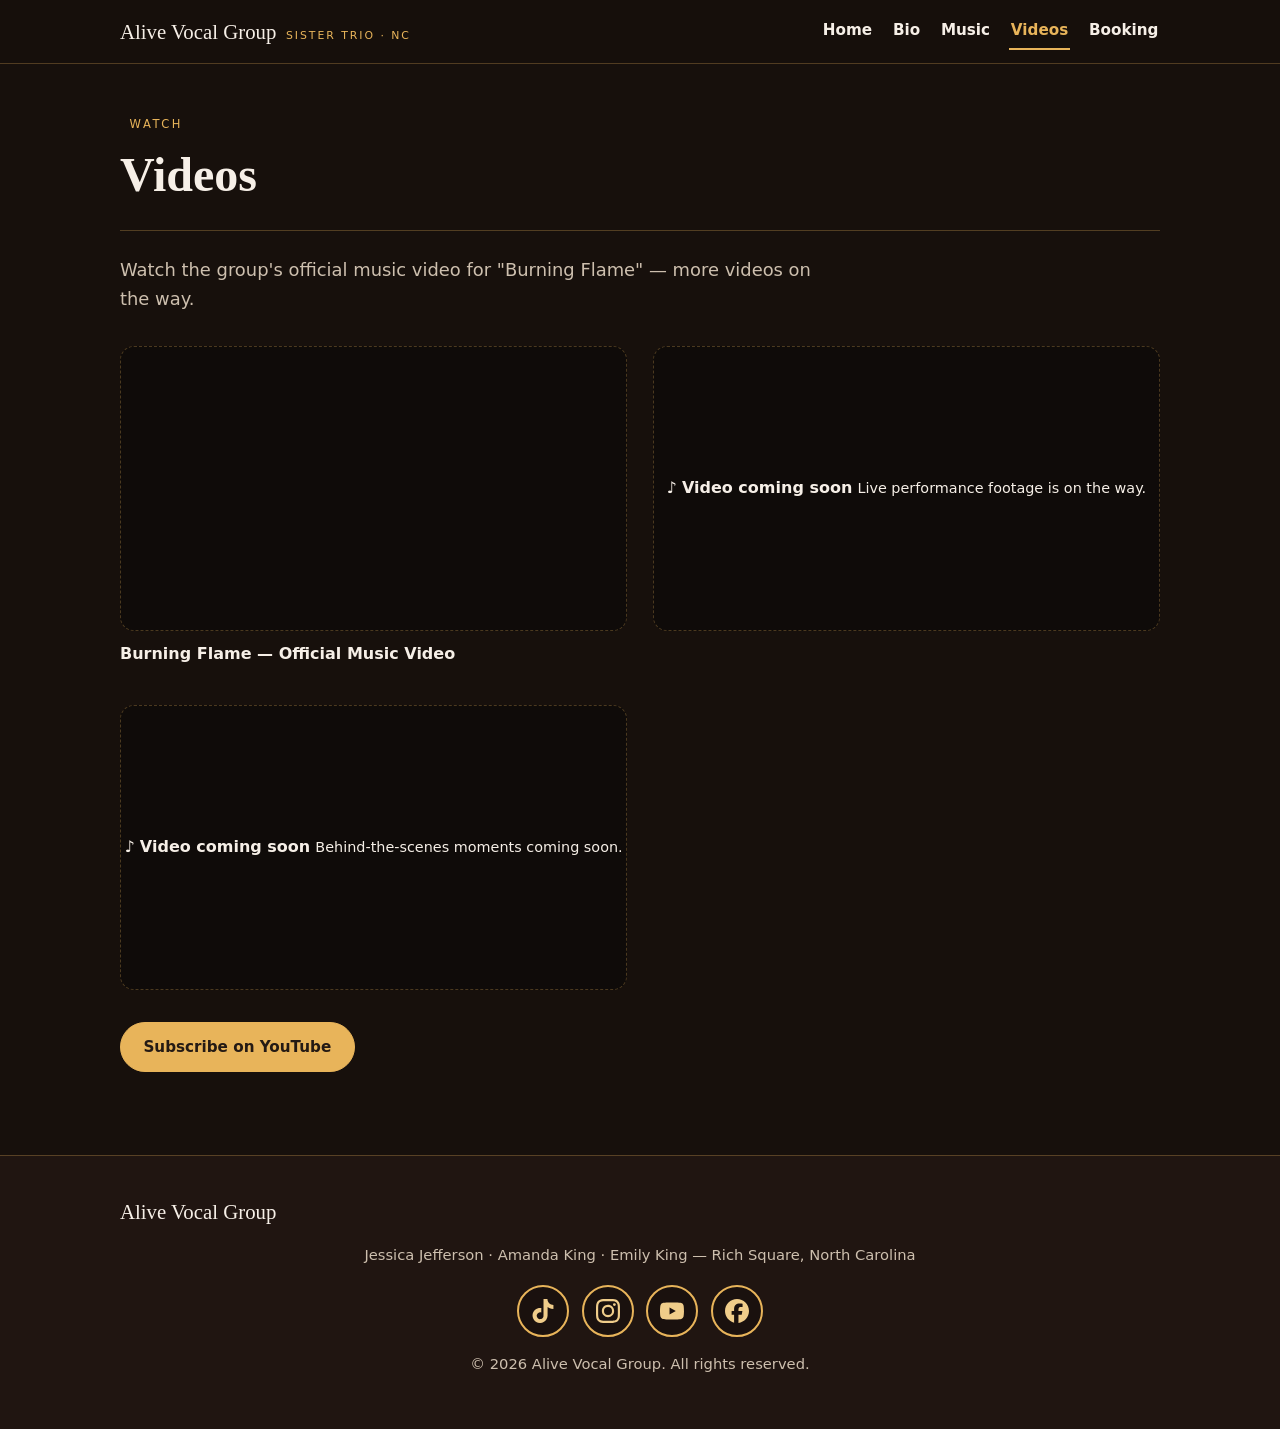
<file: videos.html>
<!doctype html>
<html lang="en">
<head>
  <meta charset="utf-8" />
  <meta name="viewport" content="width=device-width, initial-scale=1, viewport-fit=cover" />
  <meta name="description" content="Watch Alive Vocal Group — music videos and live performances from the sister trio." />
  <meta name="theme-color" content="#17100c" />
  <link rel="icon" type="image/svg+xml" href="favicon.svg" />
  <title>Videos — Alive Vocal Group</title>
  <link rel="stylesheet" href="styles.css" />
</head>
<body>
  <header class="site-header">
    <div class="header-inner">
      <a class="brand" href="index.html">Alive Vocal Group<small>Sister Trio · NC</small></a>
      <nav class="main-nav" aria-label="Main">
        <a href="index.html">Home</a>
        <a href="bio.html">Bio</a>
        <a href="music.html">Music</a>
        <a href="videos.html" aria-current="page">Videos</a>
        <a href="contact.html">Booking</a>
      </nav>
    </div>
  </header>

  <main>
    <section class="block">
      <div class="wrap">
        <p class="kicker">Watch</p>
        <h1 class="page-title">Videos</h1>
        <hr class="divider" />
        <p class="lede">Watch the group's official music video for "Burning Flame" — more videos on the way.</p>

        <div class="grid-2" style="margin-top:2rem">
          <div>
            <div class="video-slot">
              <iframe src="https://www.youtube.com/embed/A5n7EXDdde8" title="Burning Flame — Alive (Official Music Video)" style="position:absolute;inset:0;width:100%;height:100%;border:0;border-radius:var(--radius)" allow="accelerometer; autoplay; clipboard-write; encrypted-media; gyroscope; picture-in-picture; web-share" referrerpolicy="strict-origin-when-cross-origin" allowfullscreen loading="lazy"></iframe>
            </div>
            <p style="margin-top:0.6rem;font-weight:700">Burning Flame — Official Music Video</p>
          </div>
          <div>
            <!-- YOUTUBE-EMBED-2: paste the YouTube iframe embed for the second video here -->
            <div class="video-slot">
              <div class="soon">
                <span class="note">♪</span>
                <strong>Video coming soon</strong>
                <span style="font-size:0.9rem">Live performance footage is on the way.</span>
              </div>
            </div>
          </div>
        </div>
        <div class="grid-2" style="margin-top:1.4rem">
          <div>
            <!-- YOUTUBE-EMBED-3: paste the YouTube iframe embed for the third video here -->
            <div class="video-slot">
              <div class="soon">
                <span class="note">♪</span>
                <strong>Video coming soon</strong>
                <span style="font-size:0.9rem">Behind-the-scenes moments coming soon.</span>
              </div>
            </div>
          </div>
        </div>

        <div class="btn-row" style="margin-top:2rem">
          <a class="btn solid" href="https://youtube.com/@realaliveband" target="_blank" rel="noopener">Subscribe on YouTube</a>
        </div>
      </div>
    </section>
  </main>

  <footer class="site-footer">
    <div class="footer-inner">
      <a class="brand" href="index.html">Alive Vocal Group</a>
      <p>Jessica Jefferson · Amanda King · Emily King — Rich Square, North Carolina</p>
      <div class="social-row" style="justify-content:center">
          <a class="social-btn" href="https://www.tiktok.com/@realaliveband" target="_blank" rel="noopener" aria-label="TikTok" title="TikTok"><svg viewBox="0 0 24 24" aria-hidden="true"><path d="M12.525.02c1.31-.02 2.61-.01 3.91-.02.08 1.53.63 3.09 1.75 4.17 1.12 1.11 2.7 1.62 4.24 1.79v4.03c-1.44-.05-2.89-.35-4.2-.97-.57-.26-1.1-.59-1.62-.93-.01 2.92.01 5.84-.02 8.75-.08 1.4-.54 2.79-1.35 3.94-1.31 1.92-3.58 3.17-5.91 3.21-1.43.08-2.86-.31-4.08-1.03-2.02-1.19-3.44-3.37-3.65-5.71-.02-.5-.03-1-.01-1.49.18-1.9 1.12-3.72 2.58-4.96 1.66-1.44 3.98-2.13 6.15-1.72.02 1.48-.04 2.96-.04 4.44-.99-.32-2.15-.23-3.02.37-.63.41-1.11 1.04-1.36 1.75-.21.51-.15 1.07-.14 1.61.24 1.64 1.82 3.02 3.5 2.87 1.12-.01 2.19-.66 2.77-1.61.19-.33.4-.67.41-1.06.1-1.79.06-3.57.07-5.36.01-4.03-.01-8.05.02-12.07z"/></svg></a>
          <a class="social-btn" href="https://www.instagram.com/alivebandofficial" target="_blank" rel="noopener" aria-label="Instagram" title="Instagram"><svg viewBox="0 0 24 24" aria-hidden="true"><path d="M7.0301.084c-1.2768.0602-2.1487.264-2.911.5634-.7888.3075-1.4575.72-2.1228 1.3877-.6652.6677-1.075 1.3368-1.3802 2.127-.2954.7638-.4956 1.6365-.552 2.914-.0564 1.2775-.0689 1.6882-.0626 4.947.0062 3.2586.0206 3.6671.0825 4.9473.061 1.2765.264 2.1482.5635 2.9107.308.7889.72 1.4573 1.388 2.1228.6679.6655 1.3365 1.0743 2.1285 1.38.7632.295 1.6361.4961 2.9134.552 1.2773.056 1.6884.069 4.9462.0627 3.2578-.0062 3.668-.0207 4.9478-.0814 1.28-.0607 2.147-.2652 2.9098-.5633.7889-.3086 1.4578-.72 2.1228-1.3881.665-.6682 1.0745-1.3378 1.3795-2.1284.2957-.7632.4966-1.636.552-2.9124.056-1.2809.0692-1.6898.063-4.948-.0063-3.2583-.021-3.6668-.0817-4.9465-.0607-1.2797-.264-2.1487-.5633-2.9117-.3084-.7889-.72-1.4568-1.3876-2.1228C21.2982 1.33 20.628.9208 19.8378.6165 19.074.321 18.2017.1197 16.9244.0645 15.6471.0093 15.236-.005 11.977.0014 8.718.0076 8.31.0215 7.0301.0839m.1402 21.6932c-1.17-.0509-1.8053-.2453-2.2287-.408-.5606-.216-.96-.4771-1.3819-.895-.422-.4178-.6811-.8186-.9-1.378-.1644-.4234-.3624-1.058-.4171-2.228-.0595-1.2645-.072-1.6442-.079-4.848-.007-3.2037.0053-3.583.0607-4.848.05-1.169.2456-1.805.408-2.2282.216-.5613.4762-.96.895-1.3816.4188-.4217.8184-.6814 1.3783-.9003.423-.1651 1.0575-.3614 2.227-.4171 1.2655-.06 1.6447-.072 4.848-.079 3.2033-.007 3.5835.005 4.8495.0608 1.169.0508 1.8053.2445 2.228.408.5608.216.96.4754 1.3816.895.4217.4194.6816.8176.9005 1.3787.1653.4217.3617 1.056.4169 2.2263.0602 1.2655.0739 1.645.0796 4.848.0058 3.203-.0055 3.5834-.061 4.848-.051 1.17-.245 1.8055-.408 2.2294-.216.5604-.4763.96-.8954 1.3814-.419.4215-.8181.6811-1.3783.9-.4224.1649-1.0577.3617-2.2262.4174-1.2656.0595-1.6448.072-4.8493.079-3.2045.007-3.5825-.006-4.848-.0608M16.953 5.5864A1.44 1.44 0 1 0 18.39 4.144a1.44 1.44 0 0 0-1.437 1.4424M5.8385 12.012c.0067 3.4032 2.7706 6.1557 6.173 6.1493 3.4026-.0065 6.157-2.7701 6.1506-6.1733-.0065-3.4032-2.771-6.1565-6.174-6.1498-3.403.0067-6.156 2.771-6.1496 6.1738M8 12.0077a4 4 0 1 1 4.008 3.9921A3.9996 3.9996 0 0 1 8 12.0077"/></svg></a>
          <a class="social-btn" href="https://youtube.com/@realaliveband" target="_blank" rel="noopener" aria-label="YouTube" title="YouTube"><svg viewBox="0 0 24 24" aria-hidden="true"><path d="M23.498 6.186a3.016 3.016 0 0 0-2.122-2.136C19.505 3.545 12 3.545 12 3.545s-7.505 0-9.377.505A3.017 3.017 0 0 0 .502 6.186C0 8.07 0 12 0 12s0 3.93.502 5.814a3.016 3.016 0 0 0 2.122 2.136c1.871.505 9.376.505 9.376.505s7.505 0 9.377-.505a3.015 3.015 0 0 0 2.122-2.136C24 15.93 24 12 24 12s0-3.93-.502-5.814zM9.545 15.568V8.432L15.818 12l-6.273 3.568z"/></svg></a>
          <a class="social-btn" href="https://www.facebook.com/alivemusicofficial" target="_blank" rel="noopener" aria-label="Facebook" title="Facebook"><svg viewBox="0 0 24 24" aria-hidden="true"><path d="M9.101 23.691v-7.98H6.627v-3.667h2.474v-1.58c0-4.085 1.848-5.978 5.858-5.978.401 0 .955.042 1.468.103a8.68 8.68 0 0 1 1.141.195v3.325a8.623 8.623 0 0 0-.653-.036 26.805 26.805 0 0 0-.733-.009c-.707 0-1.259.096-1.675.309a1.686 1.686 0 0 0-.679.622c-.258.42-.374.995-.374 1.752v1.297h3.919l-.386 2.103-.287 1.564h-3.246v8.245C19.396 23.238 24 18.179 24 12.044c0-6.627-5.373-12-12-12s-12 5.373-12 12c0 5.628 3.874 10.35 9.101 11.647Z"/></svg></a>
        </div>
      <p>© 2026 Alive Vocal Group. All rights reserved.</p>
    </div>
  </footer>
</body>
</html>
</file>
<file: styles.css>
:root{
  --bg:#17100c; --bg2:#201511; --ink:#f6efe7; --muted:#cdbfae;
  --gold:#e8b45a; --gold-soft:#f0cd8a; --line:rgba(232,180,90,.28);
  --card:#241a14; --serif:Georgia,'Times New Roman',serif;
}
*{box-sizing:border-box}
html{scroll-behavior:smooth}
body{
  margin:0; background:var(--bg); color:var(--ink);
  font-family:system-ui,-apple-system,'Segoe UI',Roboto,sans-serif;
  line-height:1.6; -webkit-text-size-adjust:100%;
}
img{max-width:100%;display:block}
a{color:var(--gold-soft)}
.wrap{max-width:1080px;margin:0 auto;padding:0 20px}
.block{padding:3.2rem 0}
.kicker{color:var(--gold);letter-spacing:.22em;text-transform:uppercase;font-size:.72rem;margin:0 0.6rem}
.section-title{font-family:var(--serif);font-size:clamp(1.7rem,3.4vw,2.5rem);margin:.2rem 0 1rem;font-weight:600}
.page-title{font-family:var(--serif);font-size:clamp(2rem,4.5vw,3rem);margin:.2rem 0 1rem}
.lede{color:var(--muted);font-size:1.12rem;max-width:62ch}
.divider{border:0;border-top:1px solid var(--line);margin:0 0 1.6rem}
.serif{font-family:var(--serif)}

.site-header{position:sticky;top:0;z-index:50;background:rgba(23,16,12,.92);backdrop-filter:blur(8px);border-bottom:1px solid var(--line)}
.header-inner{max-width:1080px;margin:0 auto;padding:.8rem 20px;display:flex;align-items:center;justify-content:space-between;gap:1rem;flex-wrap:wrap}
.brand{font-family:var(--serif);font-size:1.3rem;color:var(--ink);text-decoration:none;display:flex;align-items:baseline;gap:.6rem}
.brand small{font-family:system-ui,sans-serif;font-size:.68rem;letter-spacing:.18em;text-transform:uppercase;color:var(--gold)}
.main-nav{display:flex;gap:1.1rem;flex-wrap:wrap}
.main-nav a{color:var(--ink);text-decoration:none;font-weight:600;font-size:.95rem;padding:.35rem.1rem;border-bottom:2px solid transparent}
.main-nav a[aria-current="page"]{color:var(--gold);border-bottom-color:var(--gold)}
.main-nav a:hover{color:var(--gold)}

.hero{position:relative;min-height:78vh;display:flex;align-items:flex-end;overflow:hidden}
.hero-photo{position:absolute;inset:0;width:100%;height:100%;object-fit:cover}
.hero::after{content:"";position:absolute;inset:0;background:linear-gradient(180deg,rgba(23,16,12,.15) 0%,rgba(23,16,12,.55) 55%,var(--bg) 100%)}
.hero-content{position:relative;z-index:1;max-width:1080px;margin:0 auto;padding:4rem 20px;width:100%}
.hero h1{font-family:var(--serif);font-size:clamp(2.6rem,7vw,4.6rem);margin:.4rem 0;line-height:1.05}
.hero h1.gold{color:var(--gold)}
.tagline{font-size:1.25rem;color:var(--ink);max-width:34ch;margin:.6rem 0 1.4rem}

.btn-row{display:flex;gap:.8rem;flex-wrap:wrap;margin-top:1.2rem}
.btn{display:inline-flex;align-items:center;gap:.5rem;padding:.75rem 1.4rem;border-radius:999px;border:1px solid var(--gold);color:var(--gold-soft);text-decoration:none;font-weight:700;background:transparent;cursor:pointer;font-size:.95rem}
.btn:hover{background:rgba(232,180,90,.12)}
.btn.solid{background:var(--gold);color:#241a14;border-color:var(--gold)}
.btn.solid:hover{background:var(--gold-soft)}
.btn.ghost{border-color:rgba(246,239,231,.25);color:var(--ink)}
.btn.dot{width:.55em;height:.55em;border-radius:50%;background:#b3261e;display:inline-block}

.card{background:var(--card);border:1px solid var(--line);border-radius:14px;padding:1.6rem}
.embed-shell{background:#0f0b09;border:1px dashed var(--line);border-radius:14px;padding:2rem;text-align:center;color:var(--muted)}
.grid-2{display:grid;grid-template-columns:1fr 1fr;gap:1.6rem}
.grid-3{display:grid;grid-template-columns:repeat(3,1fr);gap:1.2rem}
@media (max-width:760px){.grid-2,.grid-3{grid-template-columns:1fr}}

.photo-frame img{border-radius:14px;border:1px solid var(--line);width:100%}
.photo-frame figcaption{color:var(--muted);font-size:.85rem;text-align:center;padding:.6rem 0 0}
.video-slot{aspect-ratio:16/9;background:#0f0b09;border:1px dashed var(--line);border-radius:14px;display:flex;align-items:center;justify-content:center;overflow:hidden}
.video-slot.soon{text-align:center;color:var(--muted);padding:1rem;display:flex;flex-direction:column;gap:.4rem;align-items:center}
.video-slot.note{font-size:2rem;color:var(--gold)}

.booking{display:grid;gap:1rem}
.field{display:grid;gap:.35rem}
.field label{font-weight:700;font-size:.9rem}
.field input,.field select,.field textarea{background:#0f0b09;border:1px solid var(--line);border-radius:10px;color:var(--ink);padding:.7rem.9rem;font-size:1rem;width:100%}
.field textarea{min-height:130px;resize:vertical}
.form-note{color:var(--muted);font-size:.88rem}

.site-footer{border-top:1px solid var(--line);background:var(--bg2);margin-top:2rem}
.footer-inner{max-width:1080px;margin:0 auto;padding:2.4rem 20px;text-align:center;color:var(--muted);font-size:.92rem}
.footer-inner.brand{justify-content:center;margin-bottom:.4rem}

/* ---------- social icon buttons ---------- */
.social-row { display: flex; flex-wrap: wrap; gap: 0.8rem; margin-top: 1.2rem; }
.footer-inner .social-row { justify-content: center; }
.social-btn {
  width: 52px; height: 52px; border-radius: 50%;
  border: 2px solid var(--gold);
  display: inline-flex; align-items: center; justify-content: center;
  background: rgba(23,16,12,0.55);
  transition: transform 0.15s ease, background 0.15s ease;
}
.social-btn:hover { background: rgba(217,164,65,0.18); transform: translateY(-2px); }
.social-btn svg { width: 24px; height: 24px; fill: var(--gold-soft); }
</file>
